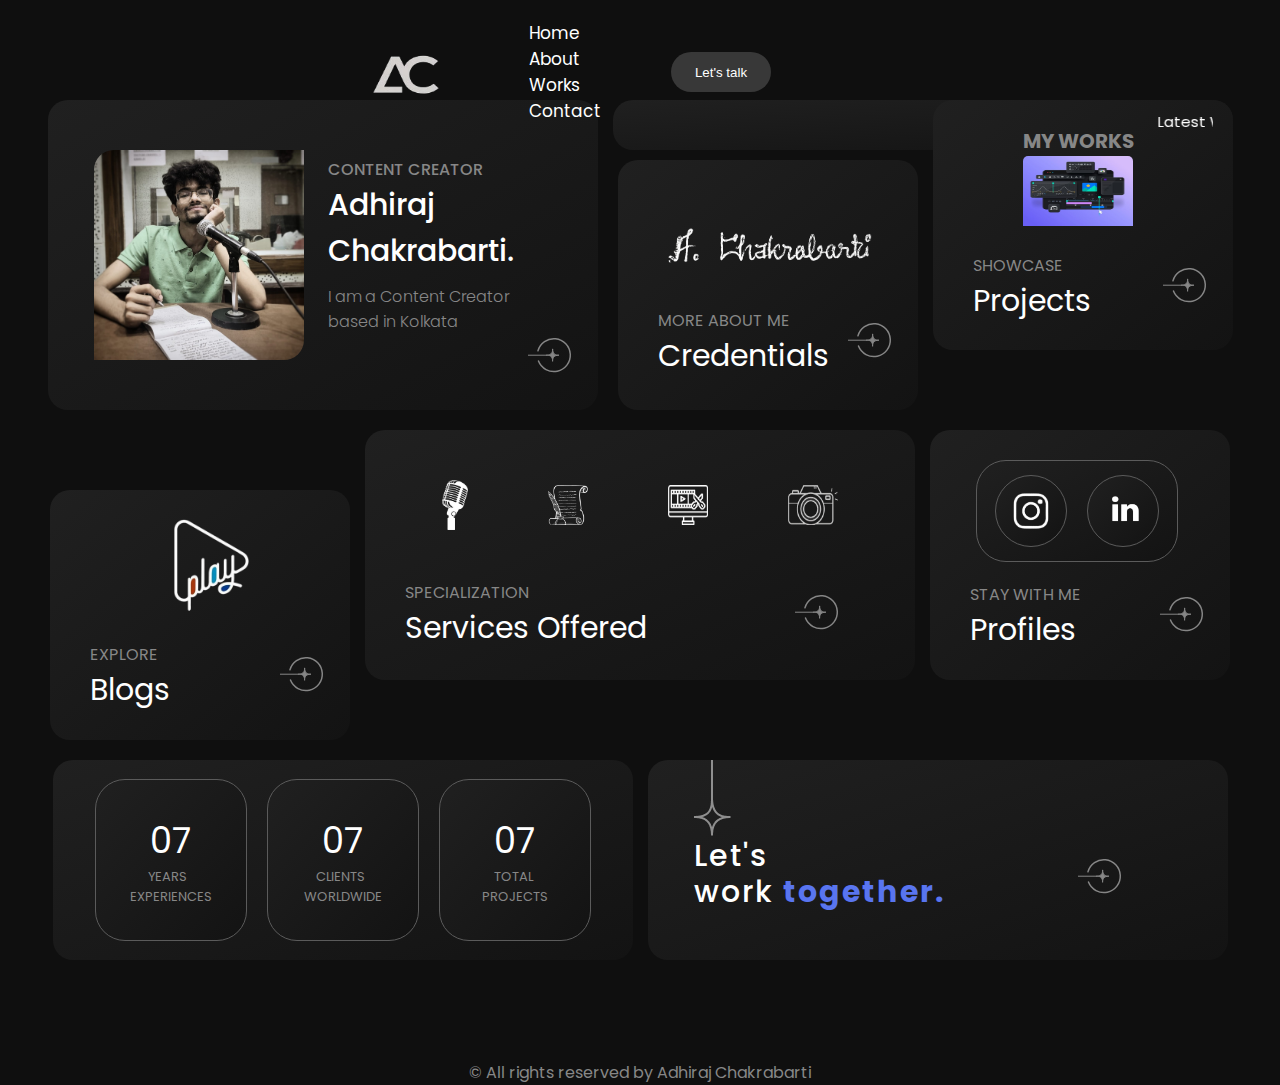
<file: index.html>
<!DOCTYPE html>
<html lang="en">

<head>
    <meta charset="UTF-8">
    <meta name="viewport" content="width=device-width">
    <link rel="stylesheet" href="style.css">
    <title>Adhiraj Chakrabarti</title>
</head>

<body>

    <nav class="nav-bar">
        <img src="images/logo.png" alt="" srcset="" class="logo">
        <div class="links">
            <a href="index.html" style="text-decoration: none">
                <p class="home">Home</p>
            </a>
            <a href="credentials.html" style="text-decoration: none;">
                <p class="about">About</p>
            </a>
            <a href="project.html" style="text-decoration: none;">
                <p class="works">Works</p>
            </a>
            <a href="contact.html" style="text-decoration: none;">
                <p class="contact">Contact</p>
            </a>
        </div>
        <a href="contact.html"><button class="lets-talk">Let's talk</button></a>
    </nav>
    <img src="images/settings.png" alt="" srcset="" id="hambarger" onclick="menu()">


    <div id="hambargarmenu">
      <img src="images/close.png" alt="" srcset="" id="close-menu" onclick="closemenu()">
      <img src="images/logo.png" alt="" srcset="" class="logo">
      <a href="index.html" style="text-decoration: none"><p  id="home" onclick="closemenu()">Home</p></a>
      <a href="credentials.html" style="text-decoration: none"><p  id="about" onclick="closemenu()">About</p></a>
      <a href="project.html" style="text-decoration: none"><p  id="work" onclick="closemenu()">Works</p></a>
      <a href="contact.html" style="text-decoration: none"><p  id="contact" onclick="closemenu()">Contact</p></a>
      <a href="contact.html"><button class="lets-talk">Let's talk</button></a>
    </div>
    <div class="first-row">
        <div class="profile">
            <img src="images/profile-picture.jpg" alt="" srcset="" id="profile-picture">
            <p id="profession">CONTENT CREATOR</p>
            <p id="full-name">Adhiraj <br> Chakrabarti.</p>
            <p id="job-title">I am a Content Creator <br>based in Kolkata</p>
            <a href="profile.html"><img src="images/icon.svg" alt="" srcset="" id="detail-icon1"></a>

        </div>

        <div class="featured">
            <div id="marquee">
                <marquee>Latest Work and Featured &nbsp;<img src="images/star1.svg"> &nbsp; Latest Work and Featured
                    &nbsp;<img src="images/star1.svg"> &nbsp;Latest Work and Featured &nbsp; <img
                        src="images/star1.svg"> &nbsp; Latest Work
                    and Featured <img src="images/star1.svg"> </marquee>
            </div>
        </div>
        <div class="credentials">
            <img src="images/signature.png" id="signature">
            <p id="details">MORE ABOUT ME</p>
            <p id="title">Credentials</p>
            <a href="credentials.html"><img src="images/icon.svg" alt="" srcset="" id="detail-icon2"></a>
        </div>

        <div class="projects">
            <p id="myworks">MY WORKS</p>
            <img src="images/myworks.jpg" id="myworks-image">
            <p id="details"> SHOWCASE</p>
            <p id="title">Projects</p>
            <a href="project.html"><img src="images/icon.svg" alt="" srcset="" id="detail-icon2"></a>
        </div>
    </div>

    <div class="second-row">
        <div class="blog">
            <img src="images/blogs.png" id="blog-image">
            <p id="details">EXPLORE</p>
            <p id="title">Blogs</p>
            <a href="blogs.html"><img src="images/icon.svg" alt="" srcset="" id="detail-icon2"></a>
        </div>
        <div class="services">
            <div class="services-offered">
                <img src="images/voice-artist.png" id="voice-artist">
                <img src="images/content-writing.png" id="content-writing">
                <img src="images/video-editing.png" id="video-editing">
                <img src="images/photography.png" id="photography">
            </div>
            <p id="details">SPECIALIZATION</p>
            <p id="title">Services Offered</p>
            <a href="services.html"><img src="images/icon.svg" alt="" srcset="" id="detail-icon3"></a>
        </div>
        <div class="social-profiles">
            <div class="profile-box">
                <div class="social-icons">
                    <a href="https://www.instagram.com/theway_isaw/"><div class="social"> <img src="images/Instagram.png" id="instagram-icon"></div></a>
                    <a href="https://www.linkedin.com/in/adhiraj-chakrabarti-0934172a3/"><div class="social"> <img src="images/linkedin.png" id="linkedin-icon"></div></a>
                </div>

            </div>
            <p id="details">STAY WITH ME</p>
            <p id="title">Profiles</p>
            <a href="contact.html"><img src="images/icon.svg" alt="" srcset="" id="detail-icon2"></a>
        </div>
    </div>
    <div class="third-row">
        <div class="experience">
            <div class="experience-row">
            <div class="experiences">
                <p id="number">07</p> 
                <p id="detail">&nbsp;&nbsp;&nbsp;&nbsp;&nbsp;&nbsp;YEARS <br>EXPERIENCES</p>
            </div>
            <div class="experiences">
                <p id="number">07</p> 
                <p id="detail">&nbsp;&nbsp;&nbsp;&nbsp;CLIENTS <br>WORLDWIDE</p>
            </div>
            <div class="experiences">
                <p id="number">07</p> 
                <p id="detail">&nbsp;&nbsp;&nbsp;&nbsp;TOTAL<br>PROJECTS</p>
            </div>
        </div>
        </div>
        <div class="connect">
            <img src="images/icon2.png"
            id="icon2">
            <p id="lets-work">Let's <p id="lets-work">work <b style=" color: #5975F0;;">together.</b></p> </p>
            <a href="contact.html"><img src="images/icon.svg" alt="" srcset="" id="detail-icon3"></a>
        </div>
    </div>
    <footer>
        <p id="footer">© All rights reserved by Adhiraj Chakrabarti</p>
    </footer>
    
</body>
<script src="main.js"></script>
</html>
</file>
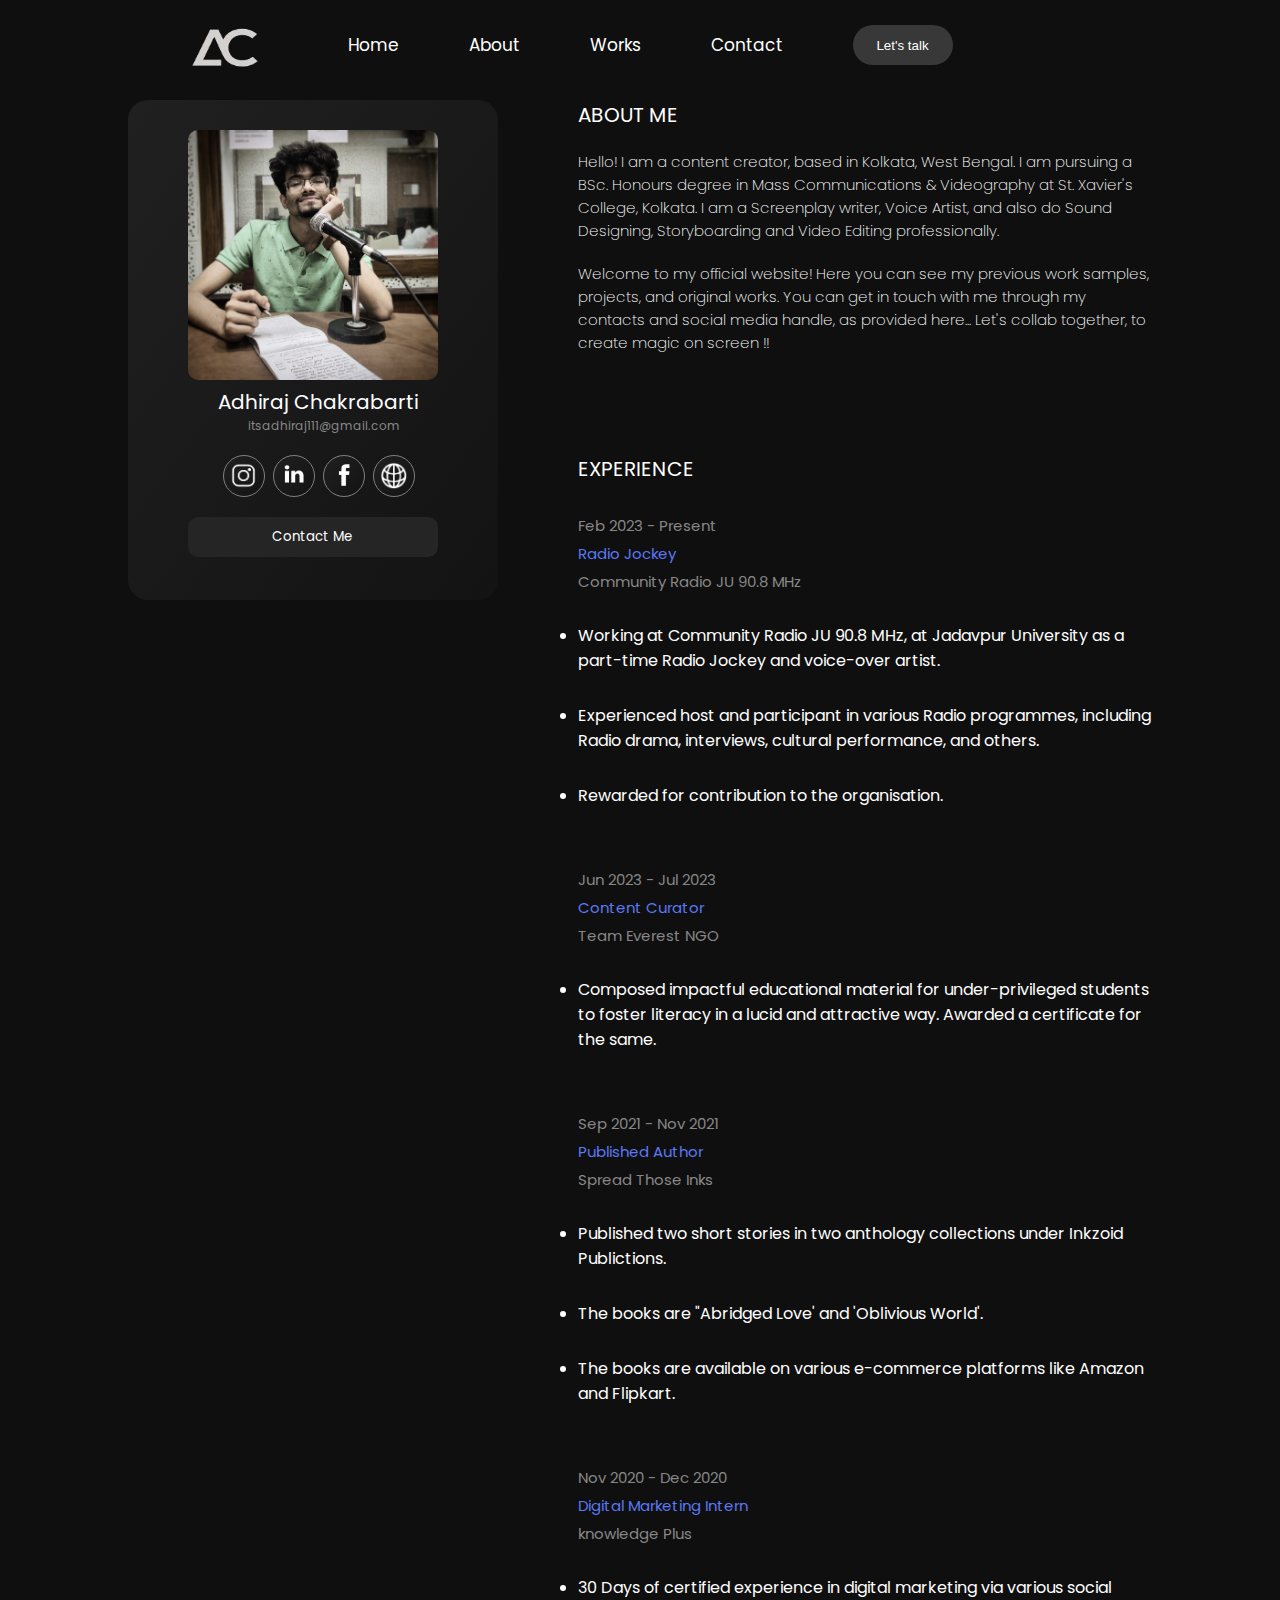
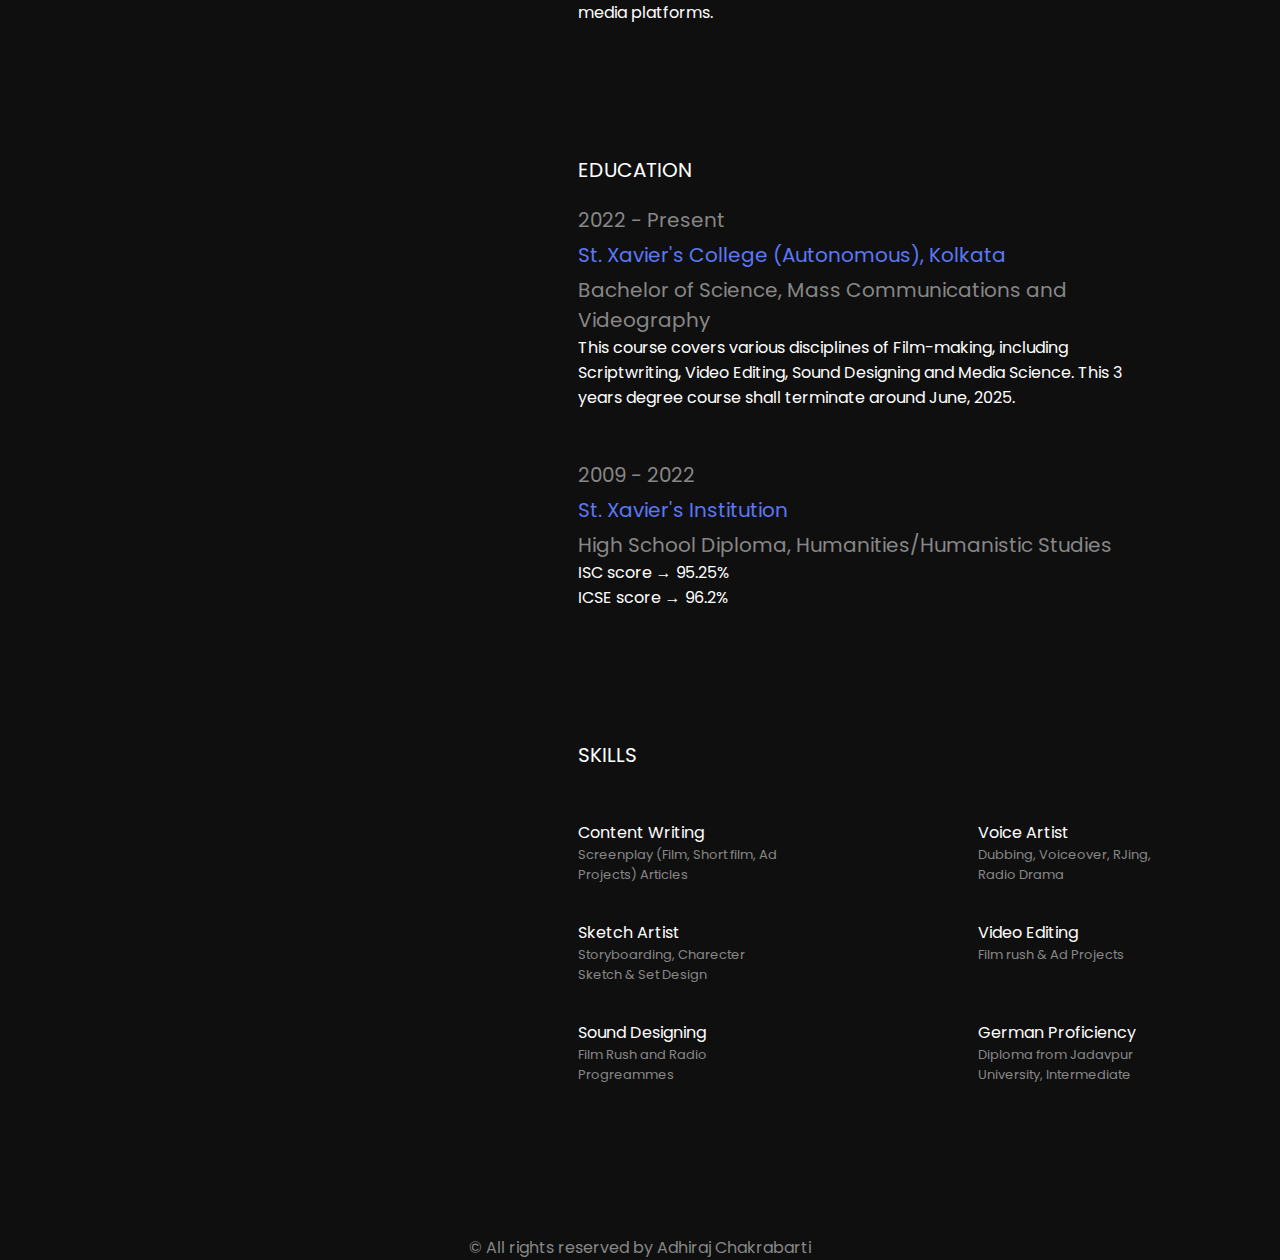
<file: about.html>
<!DOCTYPE html>
<html lang="en">

<head>
    <meta charset="UTF-8">
    <meta name="viewport" content="width=device-width">
    <link rel="stylesheet" href="style.css">
    <title>Adhiraj Chakrabarti</title>
</head>

<body>

    <nav class="nav-bar">
        <img src="images/logo.png" alt="" srcset="" class="logo">
        
            <a href="index.html" style="text-decoration: none">
                <p class="home">Home</p>
            </a>
            <a href="about.html" style="text-decoration: none;">
                <p class="about">About</p>
            </a>
            <a href="project.html" style="text-decoration: none;">
                <p class="works">Works</p>
            </a>
            <a href="contact.html" style="text-decoration: none;">
                <p class="contact">Contact</p>
            </a>
        
        <a href="contact.html"><button class="lets-talk">Let's talk</button></a>
    </nav>
    <img src="images/settings.png" alt="" srcset="" id="hambarger" onclick="menu()">


    <div id="hambargarmenu">
        <img src="images/close.png" alt="" srcset="" id="close-menu" onclick="closemenu()">
        <img src="images/logo.png" alt="" srcset="" class="logo">
        <a href="index.html" style="text-decoration: none"><p  id="home" onclick="closemenu()">Home</p></a>
        <a href="about.html" style="text-decoration: none"><p  id="about" onclick="closemenu()">About</p></a>
        <a href="project.html" style="text-decoration: none"><p  id="work" onclick="closemenu()">Works</p></a>
        <a href="contact.html" style="text-decoration: none"><p  id="contact" onclick="closemenu()">Contact</p></a>
        <a href="contact.html"><button class="lets-talk">Let's talk</button></a>
      </div>
    <div class="first-row-credentials">
        <div class="left-credential">
            <div class="profile-box-credential">
                <img src="images/profile-picture.jpg" id="profile-picture-credentials">
                <p id="full-name-credentials">Adhiraj Chakrabarti</p>
                <p id="email-credentials">itsadhiraj111@gmail.com</p>
                <div class="social-icons-credentials">
                    <div class="social-icons-box-credentials">
                       <a href="https://www.instagram.com/theway_isaw/"> <img src="images/Instagram.png" id="instagram-icon-credentials">
                    </div></a>
                    <div class="social-icons-box-credentials">
                    <a href="https://www.linkedin.com/in/adhiraj-chakrabarti-0934172a3/"><img src="images/linkedin.png" id="linkedin-icon-credentials"></a>
                    </div>
                    <div class="social-icons-box-credentials">
                     <a href="https://www.facebook.com/profile.php?id=100083058308713"><img src="images/facebook-icon.png" id="facebook-icon-credentials"></a>
                    </div>
                    <div class="social-icons-box-credentials">
                        <img src="images/website-icon.png" id="website-icon-credentials">
                    </div>
                </div>
                <a href="contact.html"><button id="contact-me">Contact Me</button></a>
            </div>
        </div>
        <div class="right-credential">
            <P id="about-me-credentials">ABOUT ME</P>
            <P id="about-me-description-credentials">
                Hello! I am a content creator, based in Kolkata, West Bengal. I am pursuing a BSc. Honours degree in Mass Communications & Videography at St. Xavier's College, Kolkata. I am a Screenplay writer, Voice Artist, and also do Sound Designing, Storyboarding and Video Editing professionally. 
            <p id="about-me-description-credentials">Welcome to my official website! Here you can see my previous work samples, projects, and original works. You can get in touch with me through my contacts and social media handle, as provided here... Let's collab together, to create magic on screen !!</p>
            </P>
            <P id="experience-credentials">EXPERIENCE</P>
            <p id="experience-period-credentials">Feb 2023 - Present</p>
            <p id="experience-domain-credentials">Radio Jockey</p>
            <p id="experience-company-credentials">Community Radio JU 90.8 MHz</p>
            <p id="credential-description"><li>Working at Community Radio JU 90.8 MHz, at Jadavpur University as a part-time Radio Jockey and voice-over artist.</li><li> Experienced host and participant in various Radio programmes, including Radio drama, interviews, cultural performance, and others.</li><li> Rewarded for contribution to the organisation.</li></p>
            <p id="experience-period-credentials">Jun 2023 - Jul 2023</p>
            <p id="experience-domain-credentials">Content Curator</p>
            <p id="experience-company-credentials">Team Everest NGO</p>
            <p id="credential-description"><li>Composed impactful educational material for under-privileged students to foster literacy in a lucid and attractive way. Awarded a certificate for the same.</li></p>
            <p id="experience-period-credentials">Sep 2021 - Nov 2021</p>
            <p id="experience-domain-credentials">Published Author</p>
            <p id="experience-company-credentials">Spread Those Inks</p>
            <p id="credential-description"><li>Published two short stories in two anthology collections under Inkzoid Publictions.</li> <li>The books are "Abridged Love' and 'Oblivious World'.</li> <li>The books are available on various e-commerce platforms like Amazon and Flipkart.</li></p>
            <p id="experience-period-credentials">Nov 2020 - Dec 2020</p>
            <p id="experience-domain-credentials">Digital Marketing Intern</p>
            <p id="experience-company-credentials">knowledge Plus</p>
            <p id="credential-description"><li>30 Days of certified experience in digital marketing via various social media platforms.</li></p>



            <p id="education-credentials">EDUCATION</p>
            <p id="education-period-credentials">2022 - Present</p>
            <p id="education-company-credentials">St. Xavier's College (Autonomous), Kolkata</p>
            <p id="education-domain-credentials">Bachelor of Science, Mass Communications and Videography</p>
            <p id="credential-description">This course covers various disciplines of Film-making, including Scriptwriting, Video Editing, Sound Designing and Media Science. This 3 years degree course shall terminate around June, 2025.</p>
            <p id="education-period-credentials">2009 - 2022</p>
            <p id="education-company-credentials">St. Xavier's Institution</p>
            <p id="education-domain-credentials">High School Diploma, Humanities/Humanistic Studies</p>
            <p id="credential-description"> ISC score → 95.25% <br>
                ICSE score → 96.2%
          </p>


            <p id="skill-credentials">SKILLS</p>
            <div class="skills">
                <div class="skill">Content Writing<p id="skill-description">Screenplay (Film, Short film, Ad Projects) Articles</p>
                </div>
                <div class="skill">Voice Artist<p id="skill-description">Dubbing, Voiceover, RJing, Radio Drama</p>
                </div>
                <div class="skill">Sketch Artist<p id="skill-description">Storyboarding, Charecter Sketch & Set Design</p>
                </div>
                <div class="skill">Video Editing<p id="skill-description">Film rush & Ad Projects</p>
                </div>
                <div class="skill">Sound Designing<p id="skill-description">Film Rush and Radio Progreammes</p>
                </div>
                <div class="skill">German Proficiency<p id="skill-description">Diploma from Jadavpur University, Intermediate</p>
                </div>
            </div>

        </div>
    </div>
    <div class="extra"></div>
    <footer>
        <p id="footer">© All rights reserved by Adhiraj Chakrabarti</p>
    </footer>


    <script src="main.js"></script>
</body>



</html>
</file>
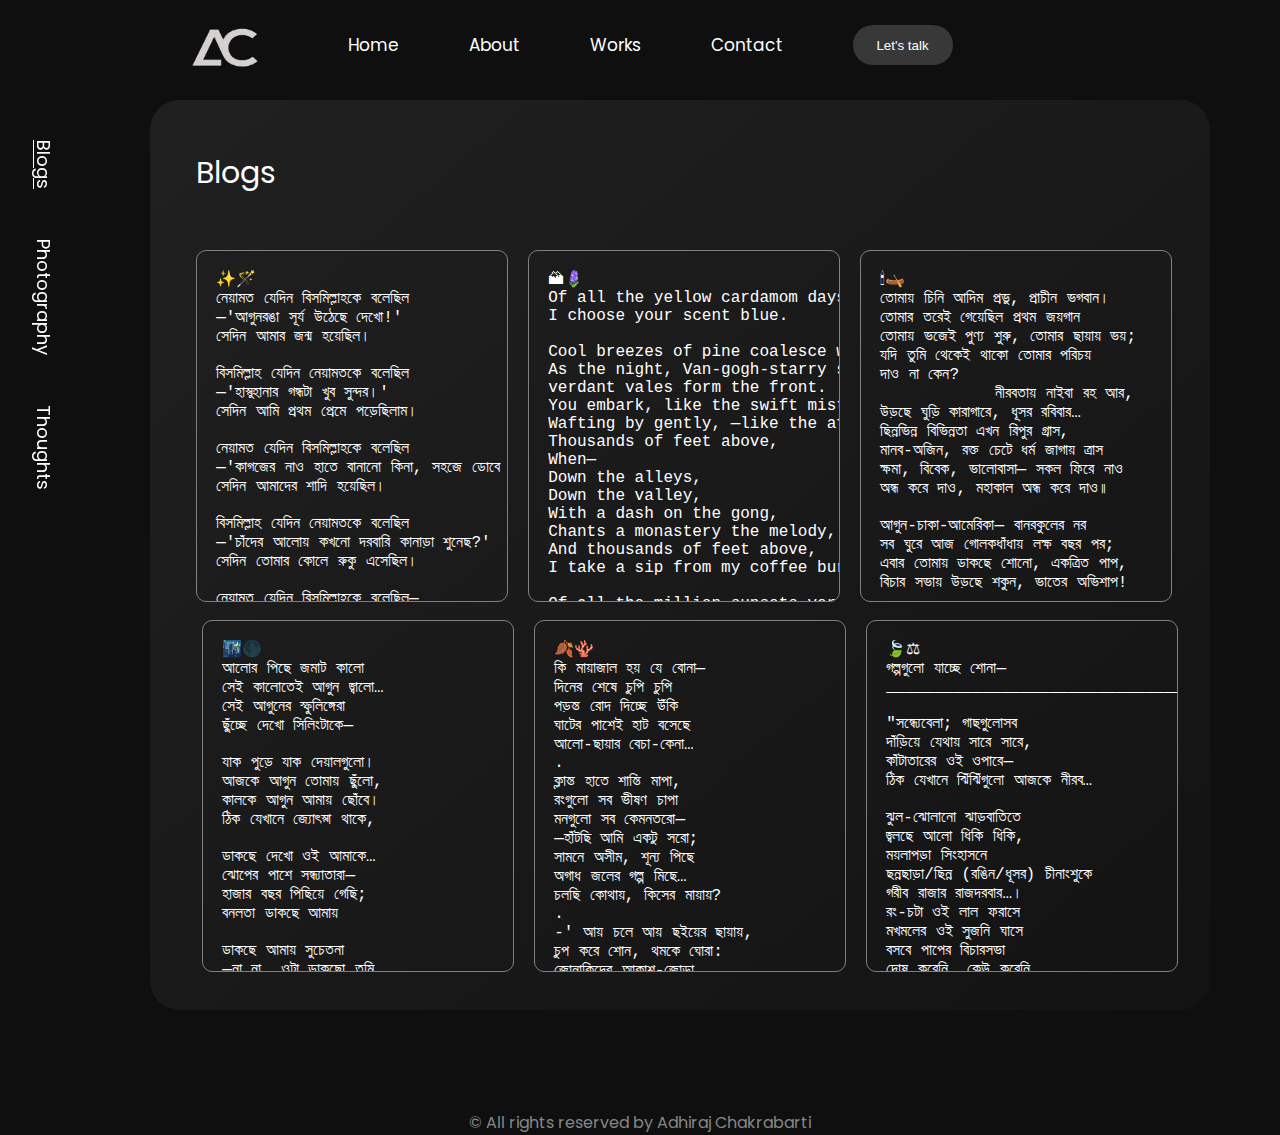
<file: blogs.html>
<!DOCTYPE html>
<html lang="en">

<head>
  <meta charset="UTF-8">
  <meta name="viewport" content="width=device-width">
  <link rel="stylesheet" href="style.css">
  <title>Adhiraj Chakrabarti</title>
</head>

<body>

  <nav class="nav-bar">
    <img src="images/logo.png" alt="" srcset="" class="logo">

    <a href="index.html" style="text-decoration: none">
      <p class="home">Home</p>
    </a>
    <a href="credentials.html" style="text-decoration: none;">
      <p class="about">About</p>
    </a>
    <a href="project.html" style="text-decoration: none;">
      <p class="works">Works</p>
    </a>
    <a href="contact.html" style="text-decoration: none;">
      <p class="contact">Contact</p>
    </a>

    <a href="contact.html"><button class="lets-talk">Let's talk</button></a>
  </nav>
  <img src="images/settings.png" alt="" srcset="" id="hambarger" onclick="menu()">


  <div id="hambargarmenu">
    <img src="images/close.png" alt="" srcset="" id="close-menu" onclick="closemenu()">
    <img src="images/logo.png" alt="" srcset="" class="logo">
    <a href="index.html" style="text-decoration: none">
      <p id="home" onclick="closemenu()">Home</p>
    </a>
    <a href="credentials.html" style="text-decoration: none">
      <p id="about" onclick="closemenu()">About</p>
    </a>
    <a href="project.html" style="text-decoration: none">
      <p id="work" onclick="closemenu()">Works</p>
    </a>
    <a href="contact.html" style="text-decoration: none">
      <p id="contact" onclick="closemenu()">Contact</p>
    </a>
    <a href="contact.html"><button class="lets-talk">Let's talk</button></a>
  </div>
  <div class="nav-bar-blogs">
    <p id="nav-blog" onclick="blogs()">Blogs</p>
    <p id="nav-photograph" onclick="photographs()">Photography</p>
    <p id="nav-thought" onclick="thoughts()">Thoughts</p>
  </div>

  <div id="blog-blogs-main">
    <p class="blogs-headings-blog">Blogs</p>
    <div class="first-row-blog">
      <div class="blogs">
        <pre>

  ✨🪄
  নেয়ামত যেদিন বিসমিল্লাহকে বলেছিল
  —'আগুনরঙা সূর্য উঠেছে দেখো!'
  সেদিন আমার জন্ম হয়েছিল।

  বিসমিল্লাহ যেদিন নেয়ামতকে বলেছিল
  —'হাস্নুহানার গন্ধটা খুব সুন্দর।'
  সেদিন আমি প্রথম প্রেমে পড়েছিলাম।

  নেয়ামত যেদিন বিসমিল্লাহকে বলেছিল
  —'কাগজের নাও হাতে বানানো কিনা, সহজে ডোবে না।'
  সেদিন আমাদের শাদি হয়েছিল।

  বিসমিল্লাহ যেদিন নেয়ামতকে বলেছিল
  —'চাঁদের আলোয় কখনো দরবারি কানাড়া শুনেছ?'
  সেদিন তোমার কোলে রুকু এসেছিল।

  নেয়ামত যেদিন বিসমিল্লাহকে বলেছিল—
  কি বলেছিল সেদিন ঠিক ঠাহর করতে পারিনি জানো,
  বোশেখ মাসে ফজলু মিঞার বাগানের টুসটুসে আমের মত
  একটা বোমা পড়েছিল আমাদের উঠানে…
  তারপর একটা প্রচণ্ড শব্দ…

  তাই শুনতে পাইনি।
  সেই থেকে আর কখনই শুনতে পাই না…।

  বিসমিল্লাহ খাঁ'কে বোধহয় পরে
  জানালা দিয়ে ওদের দালানে একবার দেখেছিলাম
  জায়নামাজের ওপর কেমনভাবে পড়ে থাকতে…
  তারপর অনেক পরে বাকিদের মত ওঁকেও গোর দিল…
  পীরবাবার দরগার পাশে কবরখানায়
  সেদিন খুব ভিড় ছিল
  বাঁচা মানুষ আর মরা মানুষের
  একপাশে খাটিয়ায় শুয়ে চোখ কান-ঢাকা ব্যান্ডেজের 
  ফাঁকে সব দেখলাম।

  নেয়ামত চাচাকে দেখলাম না কোথাও। আর দেখিও নি।

  রুকু যখন ওষুধ দিতে আসে, জানো,
  ওর চোখে তোমার চোখের সেই রোশনাইটা দেখতে পাই—
  আমার একান্ন বছর আগের শেষ স্মৃতি।

  আজও ভোরবেলা পশ্চিমে জানু পেতে বসার সময়
  কান পেতে থাকি।
  বুড়া চাচা নেয়ামতের শেষ কথাগুলো যদি শুনতে পাই,
  তারপর হয়তো তোমার সাথে—
  আমার প্রিয় নাজনীনের সাথে— জন্নতে দেখা হবে।
  .
  .
  ~ অধিরাজ

        </pre>
      </div>
      <div class="blogs">
        <pre>

  🏔🪻
  Of all the yellow cardamom days,
  I choose your scent blue.

  Cool breezes of pine coalesce with warm gasps,
  As the night, Van-gogh-starry shivers, and
  verdant vales form the front.
  You embark, like the swift mist
  Wafting by gently, —like the after shower aroma—
  Thousands of feet above,
  When—
  Down the alleys,
  Down the valley,
  With a dash on the gong,
  Chants a monastery the melody, dulcet gold.
  And thousands of feet above,
  I take a sip from my coffee burnt sienna; a sip to you.

  Of all the million sunsets vermillion,
  I choose the viridant green of your eyes.

  Violet— deeper than the morning hills, or
  Than the sparsely sprayed Foxgloves
  Growing on the homestay terrace
  In the dusking lilac,
  Are your girdles. And the ribbons
  Embroidered with silk gray;
  Smooth as the nonchalant smile
  Adorning the radiant daughter of the North.

  But here's a secret to put forth.
  Of all the Petunia and Spider Lily
  I chose the Scarlet of your lips.
  .
  .
  ~ Adhiraj

        </pre>
      </div>



      <div class="blogs">
<pre>
  
  🕯🛶
  তোমায় চিনি আদিম প্রভু, প্রাচীন ভগবান।
  তোমার তরেই গেয়েছিল প্রথম জয়গান
  তোমায় ভজেই পুণ্য শুরু, তোমার ছায়ায় ভয়;
  যদি তুমি থেকেই থাকো তোমার পরিচয়
  দাও না কেন? 
              নীরবতায় নাইবা রহ আর,
  উড়ছে ঘুড়ি কারাগারে, ধূসর রবিবার…
  ছিন্নভিন্ন বিভিন্নতা এখন রিপুর গ্রাস,
  মানব-অজিন, রক্ত চেটে ধর্ম জাগায় ত্রাস
  ক্ষমা, বিবেক, ভালোবাসা— সকল ফিরে নাও
  অন্ধ করে দাও, মহাকাল অন্ধ করে দাও॥

  আগুন-চাকা-আমেরিকা— বানরকুলের নর
  সব ঘুরে আজ গোলকধাঁধায় লক্ষ বছর পর;
  এবার তোমায় ডাকছে শোনো, একত্রিত পাপ,
  বিচার সভায় উড়ছে শকুন, ভাতের অভিশাপ!

  হায় আনুবিস, এ কালশিটে আপন করে নাও,
  অন্ধ করে দাও আমাদের,
  অন্ধ করে দাও হে জনাব—
  অন্ধ করে দাও॥
  .
  .
  ~ অধিরাজ


</pre>
</div>
    </div>
    <div class="second-row-blog">
      <div class="blogs">
        <pre>
  
  🌃🌑
  আলোর পিছে জমাট কালো
  সেই কালোতেই আগুন জ্বালো…
  সেই আগুনের স্ফুলিঙ্গেরা
  ছুঁচ্ছে দেখো সিলিংটাকে—
          
  যাক পুড়ে যাক দেয়ালগুলো।
  আজকে আগুন তোমায় ছুঁলো,
  কালকে আগুন আমায় ছোঁবে।
  ঠিক যেখানে জ্যোৎস্না থাকে,
          
  ডাকছে দেখো ওই আমাকে…
  ঝোপের পাশে সন্ধ্যাতারা—
  হাজার বছর পিছিয়ে গেছি;
  বনলতা ডাকছে আমায়
          
  ডাকছে আমায় সুচেতনা
  —না না, ওটা ডাকছো তুমি
  আসছি আমি;
  এ ঘুম কাটে রাত কাটে না
  জোনাকিরা আকাশজুড়ে
  সেই আকাশের তারা গোনা
  কি মায়াজাল হয় যে বোনা!
  .
  .
  ~ অধিরাজ

        </pre>
      </div>
      <div class="blogs">
        <pre>
  
  🍂🪸
  কি মায়াজাল হয় যে বোনা—
  দিনের শেষে চুপি চুপি 
  পড়ন্ত রোদ দিচ্ছে উঁকি
  ঘাটের পাশেই হাট বসেছে
  আলো-ছায়ার বেচা-কেনা…
  .
  ক্লান্ত হাতে শান্তি মাপা,
  রংগুলো সব ভীষণ চাপা
  মনগুলো সব কেমনতরো—
  —হাঁটছি আমি একটু সরো;
  সামনে অসীম, শূন্য পিছে
  অগাধ জলের গল্প মিছে…
  চলছি কোথায়, কিসের মায়ায়?
  .
  -' আয় চলে আয় ছইয়ের ছায়ায়,
  চুপ করে শোন, থমকে ঘোরা:
  জোনাকিদের আকাশ-জোড়া 
  গল্পগুলো যাচ্ছে শোনা!'
  .
  .
  ~ অধিরাজ

        </pre>
      </div>
      <div class="blogs">
        <pre>
  
  🍃⚖
  গল্পগুলো যাচ্ছে শোনা—
  __________________________________

  "সন্ধ্যেবেলা; গাছগুলোসব
  দাঁড়িয়ে যেথায় সারে সারে,
  কাঁটাতারের ওই ওপারে—
  ঠিক যেখানে ঝিঁঝিঁগুলো আজকে নীরব…

  ঝুল-ঝোলানো ঝাড়বাতিতে
  জ্বলছে আলো ধিকি ধিকি,
  ময়লাপড়া সিংহাসনে
  ছন্নছাড়া/ছিন্ন (রঙিন/ধূসর) চীনাংশুকে
  গরীব রাজার রাজদরবার…।
  রং-চটা ওই লাল ফরাসে
  মখমলের ওই সুজনি ঘাসে
  বসবে পাপের বিচারসভা
  দোষ করেনি, কেউ করেনি,
  কেউ করেছে, কেউ ভোলেনি,
  বন্ধ এখন দরজাগুলো
  ভ্যাপসা ঘামে লেপ্টে ধুলো—
  আসামিরা কাঠগড়াতে
  দাঁড়িয়ে আছে, থাকবে, যাতে
  বিচার হবে ফলপ্রসূ।
  —ক্ষিদের জ্বালায় মঞ্চে নাচেন অষ্টবসু,
  পূর্ণিমা চাঁদ, পোড়া রুটি
  ভাতের গন্ধে লুটোপুটি
  সকল নীতির বাঁধন টুটি
  অপরাধের জয়জয়কার।
  কোন জয় কার? কেমন বিচার?"
  _______________________________________

  হঠাৎ করে গল্প থামে।
  চমকে দিয়ে থমকে নামে
  জোনাকিরা।
  আকাশ জুড়ে এখন শুধু
  ক্ষুধায় কাতর কৃষ্ণকলির
  হীন সমাজের অন্ধকারে
  চোখ ভেজানো রঙিন তারা।
  .
  .
  ~ অধিরাজ

        </pre>
      </div>
    </div>
    <!-- <div class="third-row-blog">
      <div class="blogs"></div>
      <div class="blogs"></div>
      <div class="blogs"></div>
    </div> -->
  </div>
  <div id="blog-photographs-main">
    <p class="blogs-headings">Photography</p>
    <p class="photography-tagline">Magic lies in the eyes of the beholder. Here's a quick glimpse of how I look, watch,
      notice and observe the amazing pale blue dot I live in.… :D !!</p>

    <div class="first-row-photography">
      <div class="images"><img src="images/photography/Adhiraj Chakrabarti_photo_1.jpg" alt="" srcset=""></div>
      <div class="images"><img src="images/photography/Adhiraj Chakrabarti_photo_2.jpg" alt="" srcset=""></div>
      <div class="images"><img src="images/photography/Adhiraj Chakrabarti_photo_3.jpg" alt="" srcset=""></div>
    </div>
    <div class="second-row-photography">
      <div class="images"><img src="images/photography/IMG_20240108_171622 (1).jpg" alt="" srcset=""></div>
      <div class="images"><img src="images/photography/IMG_20240111_220253 (1).jpg" alt="" srcset=""></div>
      <div class="images"><img src="images/photography/IMG_20240111_224619 (1).jpg" alt="" srcset=""></div>
    </div>
    <div class="third-row-photography">
      <div class="images"><img src="images/photography/IMG_20240115_162415.jpg" alt="" srcset=""></div>
      <div class="images"><img src="images/photography/IMG_20240115_163823.jpg" alt="" srcset=""></div>
      <div class="images"><img src="images/photography/IMG_20240116_194256.jpg" alt="" srcset=""></div>
    </div>

  </div>
  <div id="blog-thoughts-main">
    <div style="display: flex; margin-left: 250px;">
      <p id="coming-soon">Coming&nbsp;Soon</p>
      <div class="container" >
        <div class="dot"></div>
        <div class="dot"></div>
        <div class="dot"></div>
      </div>
    </div>

  </div>

  <footer id="footer">
    <p>© All rights reserved by Adhiraj Chakrabarti</p>
  </footer>
  <script src="main.js"></script>

</body>

</html>
</file>
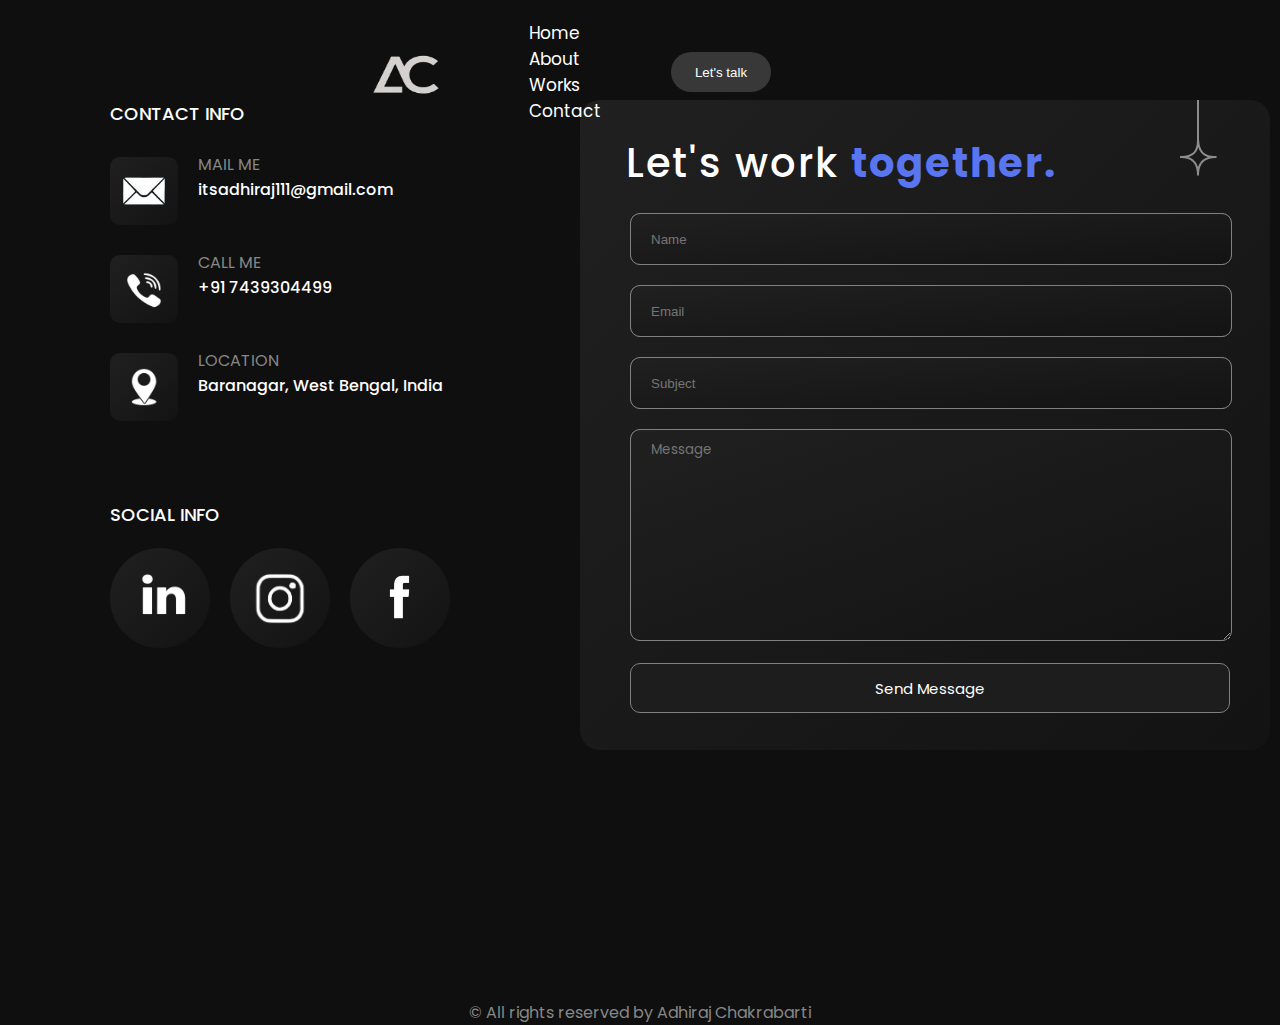
<file: contact.html>
<!DOCTYPE html>
<html lang="en">

<head>
    <meta charset="UTF-8">
    <meta name="viewport" content="width=device-width">
    <link rel="stylesheet" href="style.css">
    <title>Adhiraj Chakrabarti</title>
</head>

<body>

    <nav class="nav-bar">
        <img src="images/logo.png" alt="" srcset="" class="logo">
        <div class="links">
            <a href="index.html" style="text-decoration: none">
                <p class="home">Home</p>
            </a>
            <a href="credentials.html" style="text-decoration: none;">
                <p class="about">About</p>
            </a>
            <a href="project.html" style="text-decoration: none;">
                <p class="works">Works</p>
            </a>
            <a href="contact.html" style="text-decoration: none;">
                <p class="contact">Contact</p>
            </a>
        </div>
        <a href="contact.html"><button class="lets-talk">Let's talk</button></a>
    </nav>
    <img src="images/settings.png" alt="" srcset="" id="hambarger" onclick="menu()">


    <div id="hambargarmenu">
      <img src="images/close.png" alt="" srcset="" id="close-menu" onclick="closemenu()">
      <a href="index.html" style="text-decoration: none"><p  id="home" onclick="closemenu()">Home</p></a>
      <a href="credentials.html" style="text-decoration: none"><p  id="about" onclick="closemenu()">About</p></a>
      <a href="project.html" style="text-decoration: none"><p  id="work" onclick="closemenu()">Works</p></a>
      <a href="contact.html" style="text-decoration: none"><p  id="contact" onclick="closemenu()">Contact</p></a>
    
    </div>
    <div class="first-row-contact">
        <div class="contact-informations">
            <p id="contact-info-title">CONTACT INFO</p>
            <div style="display: flex;">
                <div class="social-box">
                    <img src="images/mail-icon.png" id="mail-icon">
                </div>
                <div class="right">
                    <span>MAIL ME</span>
                    <h4>itsadhiraj111@gmail.com</h4>
                </div>
            </div>
            <div style="display: flex;">
                <div class="social-box">
                    <img src="images/call-icon.png" id="call-icon">
                </div>
                <div class="right">
                    <span>CALL ME</span>
                    <h4>+91 7439304499</h4>
                </div>
            </div>
            <div style="display: flex;">
                <div class="social-box">
                    <img src="images/location-icon.png" id="location-icon">
                </div>
                <div class="right">
                    <span>LOCATION</span>
                    <h4>Baranagar, West Bengal, India</h4>
                </div>
            </div>
            <p id="social-info-title">SOCIAL INFO</p>
            <div class="social-info-contact">
                <div class="icons"><img src="images/linkedin.png" id="linkedin-icons"></div>
                <div class="icons"><img src="images/Instagram.png" id="instagram-icons"></div>
                <div class="icons"><img src="images/facebook-icon.png" id="facebook-icons"></div>
            </div>
        </div>


        <div class="contact-form">
            <img src="images/icon2.png"
            id="icon4-contact-page">
            <p id="lets-work-contact">Let's work <b style="color: #5975F0;;">together.</b></p> </p>
            <input type="text" placeholder="Name" id="input-text">
            <input type="email" placeholder="Email" id="input-text">
            <input type="text" placeholder="Subject" id="input-text">
            <textarea name=""   placeholder="Message" id="message-text"></textarea>
            <button type="submit" id="send-message">Send Message</button>
        </div>
    </div>
    <footer >
        <p id="footer">© All rights reserved by Adhiraj Chakrabarti</p>
    </footer>
    <script src="main.js"></script>
</body>

</html>
</file>
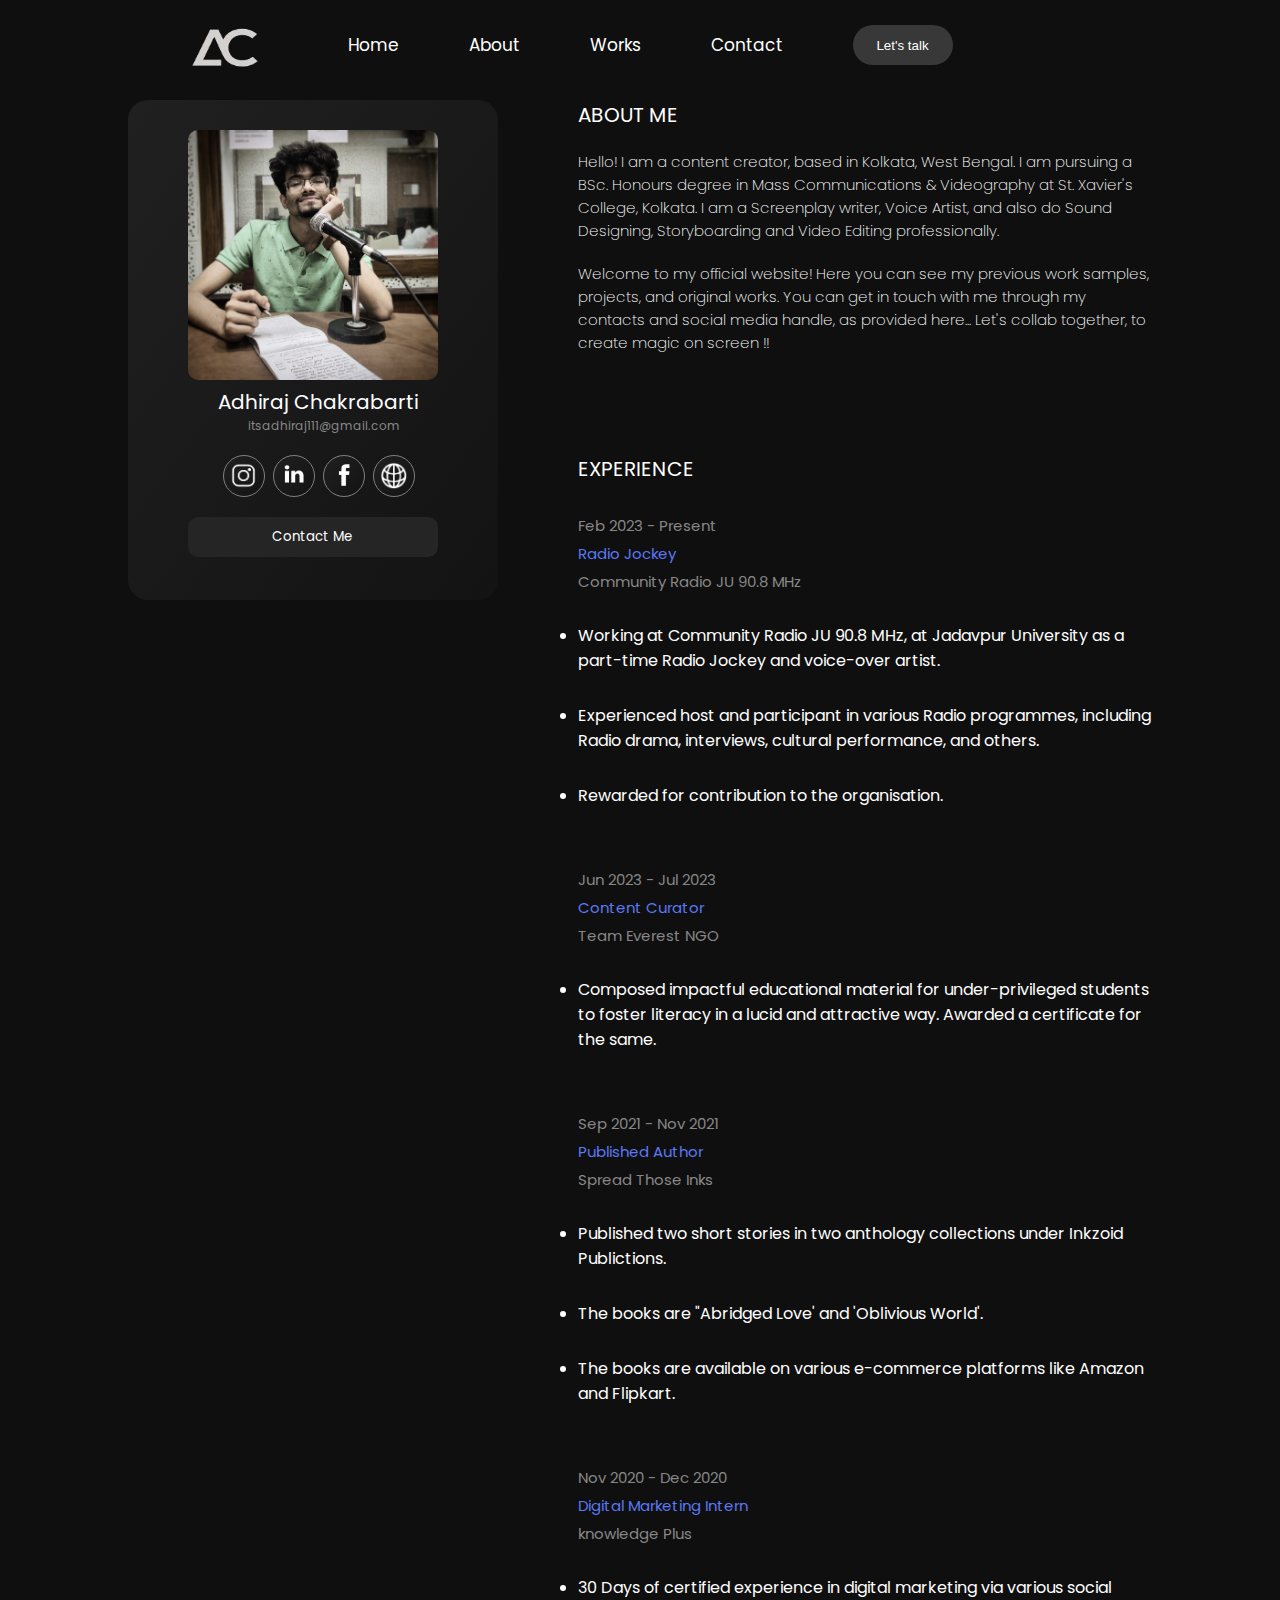
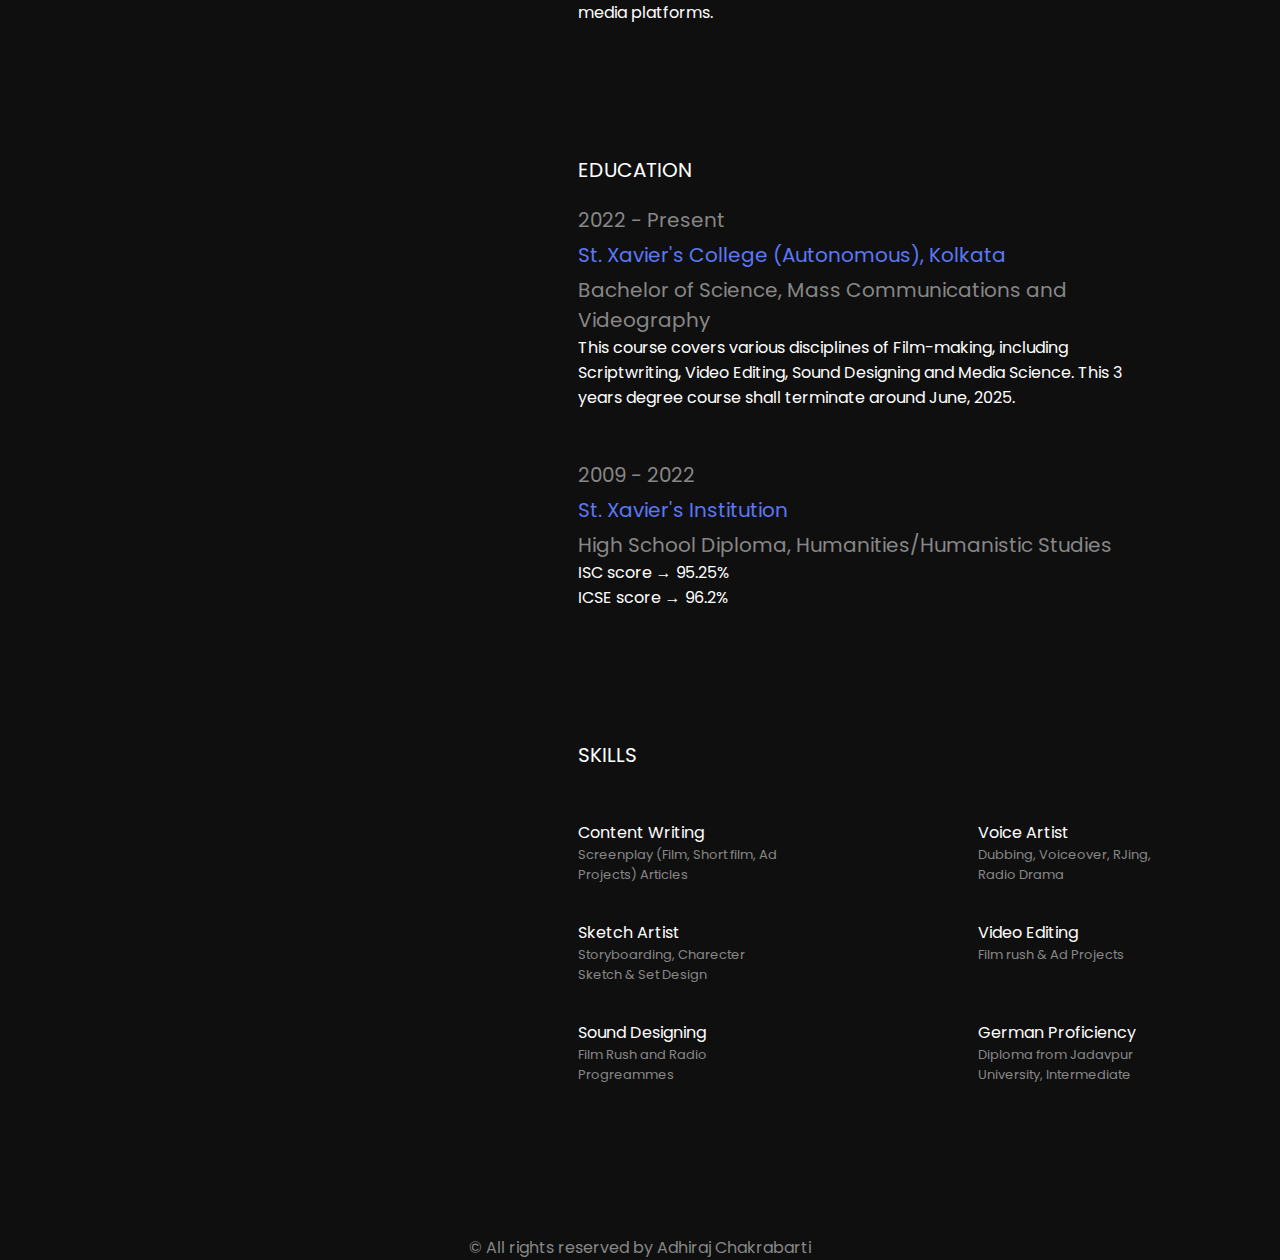
<file: credentials.html>
<!DOCTYPE html>
<html lang="en">

<head>
    <meta charset="UTF-8">
    <meta name="viewport" content="width=device-width">
    <link rel="stylesheet" href="style.css">
    <title>Adhiraj Chakrabarti</title>
</head>

<body>

    <nav class="nav-bar">
        <img src="images/logo.png" alt="" srcset="" class="logo">
        
            <a href="index.html" style="text-decoration: none">
                <p class="home">Home</p>
            </a>
            <a href="credentials.html" style="text-decoration: none;">
                <p class="about">About</p>
            </a>
            <a href="project.html" style="text-decoration: none;">
                <p class="works">Works</p>
            </a>
            <a href="contact.html" style="text-decoration: none;">
                <p class="contact">Contact</p>
            </a>
        
        <a href="contact.html"><button class="lets-talk">Let's talk</button></a>
    </nav>
    <img src="images/settings.png" alt="" srcset="" id="hambarger" onclick="menu()">


    <div id="hambargarmenu">
        <img src="images/close.png" alt="" srcset="" id="close-menu" onclick="closemenu()">
        <img src="images/logo.png" alt="" srcset="" class="logo">
        <a href="index.html" style="text-decoration: none"><p  id="home" onclick="closemenu()">Home</p></a>
        <a href="credentials.html" style="text-decoration: none"><p  id="about" onclick="closemenu()">About</p></a>
        <a href="project.html" style="text-decoration: none"><p  id="work" onclick="closemenu()">Works</p></a>
        <a href="contact.html" style="text-decoration: none"><p  id="contact" onclick="closemenu()">Contact</p></a>
        <a href="contact.html"><button class="lets-talk">Let's talk</button></a>
      </div>
    <div class="first-row-credentials">
        <div class="left-credential">
            <div class="profile-box-credential">
                <img src="images/profile-picture.jpg" id="profile-picture-credentials">
                <p id="full-name-credentials">Adhiraj Chakrabarti</p>
                <p id="email-credentials">itsadhiraj111@gmail.com</p>
                <div class="social-icons-credentials">
                    <div class="social-icons-box-credentials">
                       <a href="https://www.instagram.com/theway_isaw/"> <img src="images/Instagram.png" id="instagram-icon-credentials">
                    </div></a>
                    <div class="social-icons-box-credentials">
                    <a href="https://www.linkedin.com/in/adhiraj-chakrabarti-0934172a3/"><img src="images/linkedin.png" id="linkedin-icon-credentials"></a>
                    </div>
                    <div class="social-icons-box-credentials">
                     <a href="https://www.facebook.com/profile.php?id=100083058308713"><img src="images/facebook-icon.png" id="facebook-icon-credentials"></a>
                    </div>
                    <div class="social-icons-box-credentials">
                        <img src="images/website-icon.png" id="website-icon-credentials">
                    </div>
                </div>
                <a href="contact.html"><button id="contact-me">Contact Me</button></a>
            </div>
        </div>
        <div class="right-credential">
            <P id="about-me-credentials">ABOUT ME</P>
            <P id="about-me-description-credentials">
                Hello! I am a content creator, based in Kolkata, West Bengal. I am pursuing a BSc. Honours degree in Mass Communications & Videography at St. Xavier's College, Kolkata. I am a Screenplay writer, Voice Artist, and also do Sound Designing, Storyboarding and Video Editing professionally. 
            <p id="about-me-description-credentials">Welcome to my official website! Here you can see my previous work samples, projects, and original works. You can get in touch with me through my contacts and social media handle, as provided here... Let's collab together, to create magic on screen !!</p>
            </P>
            <P id="experience-credentials">EXPERIENCE</P>
            <p id="experience-period-credentials">Feb 2023 - Present</p>
            <p id="experience-domain-credentials">Radio Jockey</p>
            <p id="experience-company-credentials">Community Radio JU 90.8 MHz</p>
            <p id="credential-description"><li>Working at Community Radio JU 90.8 MHz, at Jadavpur University as a part-time Radio Jockey and voice-over artist.</li><li> Experienced host and participant in various Radio programmes, including Radio drama, interviews, cultural performance, and others.</li><li> Rewarded for contribution to the organisation.</li></p>
            <p id="experience-period-credentials">Jun 2023 - Jul 2023</p>
            <p id="experience-domain-credentials">Content Curator</p>
            <p id="experience-company-credentials">Team Everest NGO</p>
            <p id="credential-description"><li>Composed impactful educational material for under-privileged students to foster literacy in a lucid and attractive way. Awarded a certificate for the same.</li></p>
            <p id="experience-period-credentials">Sep 2021 - Nov 2021</p>
            <p id="experience-domain-credentials">Published Author</p>
            <p id="experience-company-credentials">Spread Those Inks</p>
            <p id="credential-description"><li>Published two short stories in two anthology collections under Inkzoid Publictions.</li> <li>The books are "Abridged Love' and 'Oblivious World'.</li> <li>The books are available on various e-commerce platforms like Amazon and Flipkart.</li></p>
            <p id="experience-period-credentials">Nov 2020 - Dec 2020</p>
            <p id="experience-domain-credentials">Digital Marketing Intern</p>
            <p id="experience-company-credentials">knowledge Plus</p>
            <p id="credential-description"><li>30 Days of certified experience in digital marketing via various social media platforms.</li></p>



            <p id="education-credentials">EDUCATION</p>
            <p id="education-period-credentials">2022 - Present</p>
            <p id="education-company-credentials">St. Xavier's College (Autonomous), Kolkata</p>
            <p id="education-domain-credentials">Bachelor of Science, Mass Communications and Videography</p>
            <p id="credential-description">This course covers various disciplines of Film-making, including Scriptwriting, Video Editing, Sound Designing and Media Science. This 3 years degree course shall terminate around June, 2025.</p>
            <p id="education-period-credentials">2009 - 2022</p>
            <p id="education-company-credentials">St. Xavier's Institution</p>
            <p id="education-domain-credentials">High School Diploma, Humanities/Humanistic Studies</p>
            <p id="credential-description"> ISC score → 95.25% <br>
                ICSE score → 96.2%
          </p>


            <p id="skill-credentials">SKILLS</p>
            <div class="skills">
                <div class="skill">Content Writing<p id="skill-description">Screenplay (Film, Short film, Ad Projects) Articles</p>
                </div>
                <div class="skill">Voice Artist<p id="skill-description">Dubbing, Voiceover, RJing, Radio Drama</p>
                </div>
                <div class="skill">Sketch Artist<p id="skill-description">Storyboarding, Charecter Sketch & Set Design</p>
                </div>
                <div class="skill">Video Editing<p id="skill-description">Film rush & Ad Projects</p>
                </div>
                <div class="skill">Sound Designing<p id="skill-description">Film Rush and Radio Progreammes</p>
                </div>
                <div class="skill">German Proficiency<p id="skill-description">Diploma from Jadavpur University, Intermediate</p>
                </div>
            </div>

        </div>
    </div>
    <div class="extra"></div>
    <footer>
        <p id="footer">© All rights reserved by Adhiraj Chakrabarti</p>
    </footer>


    <script src="main.js"></script>
</body>



</html>
</file>
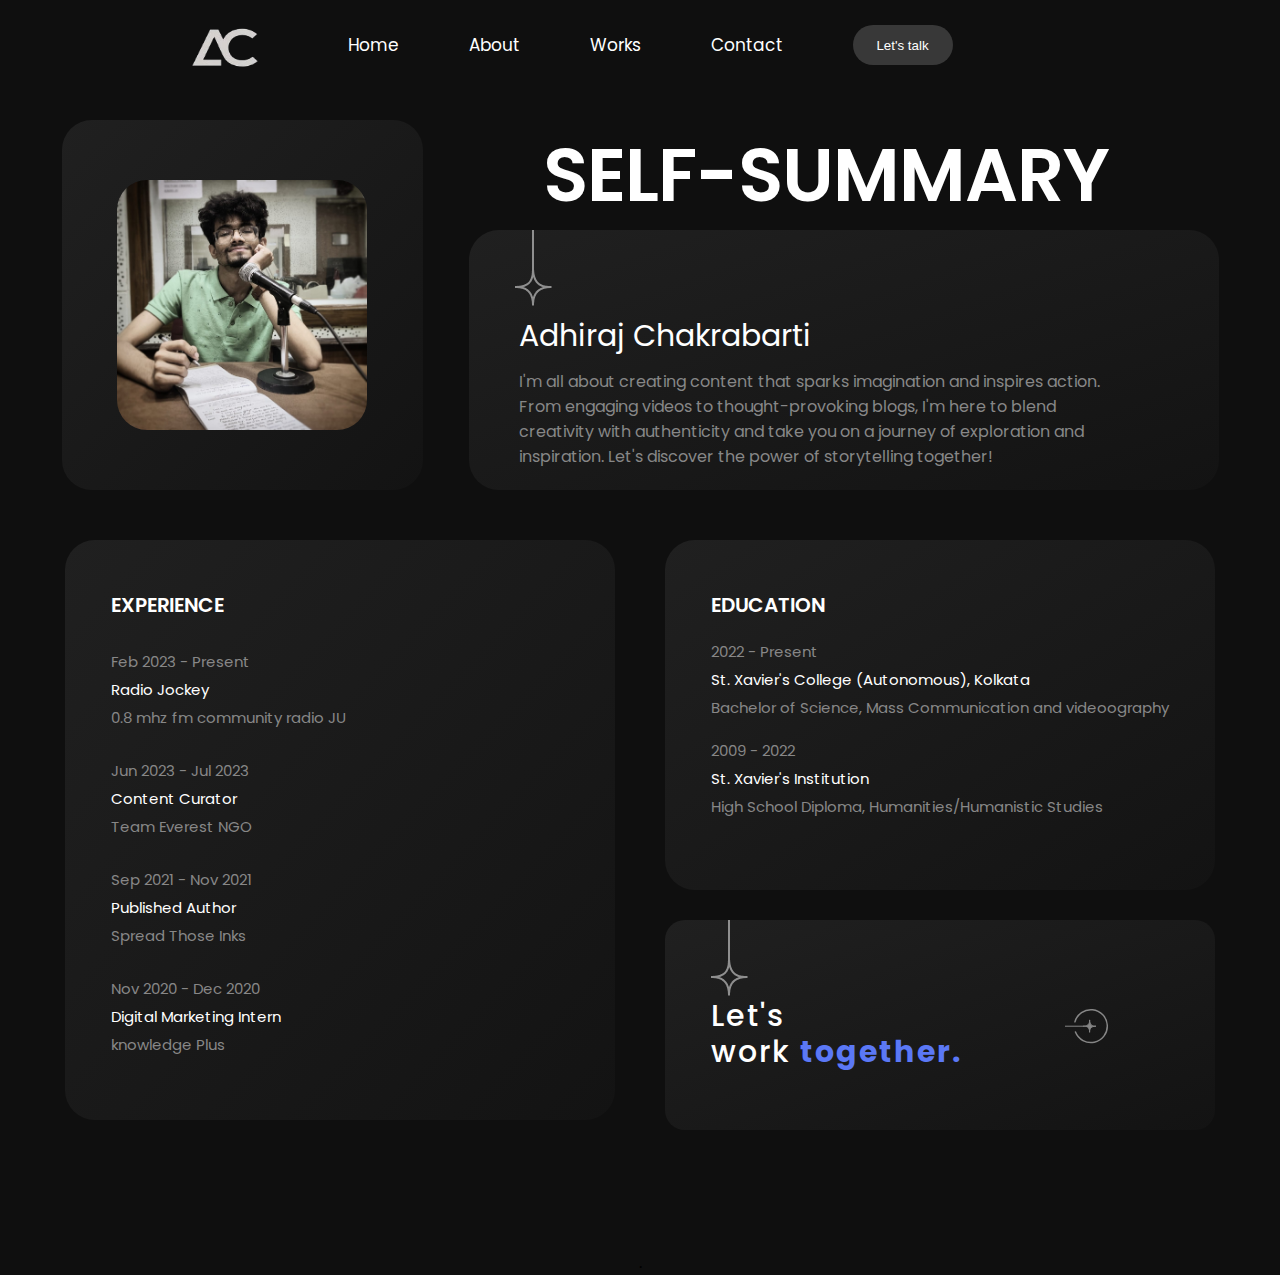
<file: profile.html>
<!DOCTYPE html>
<html lang="en">

<head>
    <meta charset="UTF-8">
    <meta name="viewport" content="width=device-width">
    <link rel="stylesheet" href="style.css">
    <title>Adhiraj Chakrabarti</title>
</head>

<body>

    <nav class="nav-bar-profile">
        <img src="images/logo.png" alt="" srcset="" class="logo">
       
            <a href="index.html" style="text-decoration: none">
                <p class="home">Home</p>
            </a>
            <a href="credentials.html" style="text-decoration: none;">
                <p class="about">About</p>
            </a>
            <a href="project.html" style="text-decoration: none;">
                <p class="works">Works</p>
            </a>
            <a href="contact.html" style="text-decoration: none;">
                <p class="contact">Contact</p>
            </a>
     
        <button class="lets-talk">Let's talk</button>
    </nav>
    <img src="images/settings.png" alt="" srcset="" id="hambarger1" onclick="menu()">


    <div id="hambargarmenu">
        <img src="images/close.png" alt="" srcset="" id="close-menu" onclick="closemenu()">
        <img src="images/logo.png" alt="" srcset="" class="logo">
        <a href="index.html" style="text-decoration: none"><p  id="home" onclick="closemenu()">Home</p></a>
        <a href="credentials.html" style="text-decoration: none"><p  id="about" onclick="closemenu()">About</p></a>
        <a href="project.html" style="text-decoration: none"><p  id="work" onclick="closemenu()">Works</p></a>
        <a href="contact.html" style="text-decoration: none"><p  id="contact" onclick="closemenu()">Contact</p></a>
        <a href="contact.html"><button class="lets-talk">Let's talk</button></a>
      </div>
    <div class="first-row-profile">
        <div class="profile-photo">
            <img src="images/profile-picture.jpg" id="profile-photo">
        </div>
        <p id="self-summary">SELF-SUMMARY</p>
        <div class="summary">
            <img src="images/icon2.png" id="icon2">
            <p id="full-name-profile"> Adhiraj Chakrabarti</p>
            <p id="name-description-profile">I'm all about creating content that sparks imagination and inspires action.
                From engaging videos to thought-provoking blogs, I'm here to blend creativity with authenticity and take
                you on a journey of exploration and inspiration. Let's discover the power of storytelling together!</p>
        </div>
    </div>
    <div class="second-row-profile">
        <div class="experience-profile">
            <p id="box-title-profile">EXPERIENCE</p>
            <p id="experience-period">Feb 2023 - Present</p>
            <p id="experience-domain">Radio Jockey</p>
            <p id="experience-company">0.8 mhz fm community radio JU</p>
            <p id="experience-period">Jun 2023 - Jul 2023</p>
            <p id="experience-domain">Content Curator</p>
            <p id="experience-company">Team Everest NGO</p>
            <p id="experience-period">Sep 2021 - Nov 2021</p>
            <p id="experience-domain">Published Author</p>
            <p id="experience-company">Spread Those Inks</p>
            <p id="experience-period">Nov 2020 - Dec 2020</p>
            <p id="experience-domain">Digital Marketing Intern</p>
            <p id="experience-company">knowledge Plus</p>



        </div>
        <div class="education-profile">
            <p id="box-title-profile">EDUCATION</p>
            <p id="education-period">2022 - Present</p>
            <p id="education-company">St. Xavier's College (Autonomous), Kolkata</p>
            <p id="education-domain">Bachelor of Science, Mass Communication and videoography</p>
            <p id="education-period">2009 - 2022</p>
            <p id="education-company">St. Xavier's Institution</p>
            <p id="education-domain">High School Diploma, Humanities/Humanistic Studies</p>

        </div>

        <div class="connect-profile">
            <img src="images/icon2.png"
            id="icon2">
            <p id="lets-work-profile">Let's <p id="lets-work-profile">work <b style="color: #5B78f6;;">together.</b></p> </p>
            <a href="contact.html"><img src="images/icon.svg" alt="" srcset="" id="detail-icon5"></a>
        </div>

    </div>
    <footer>
       <p>.</p>
    </footer>

    <script src="main.js"></script>
</body>
</html>
</file>
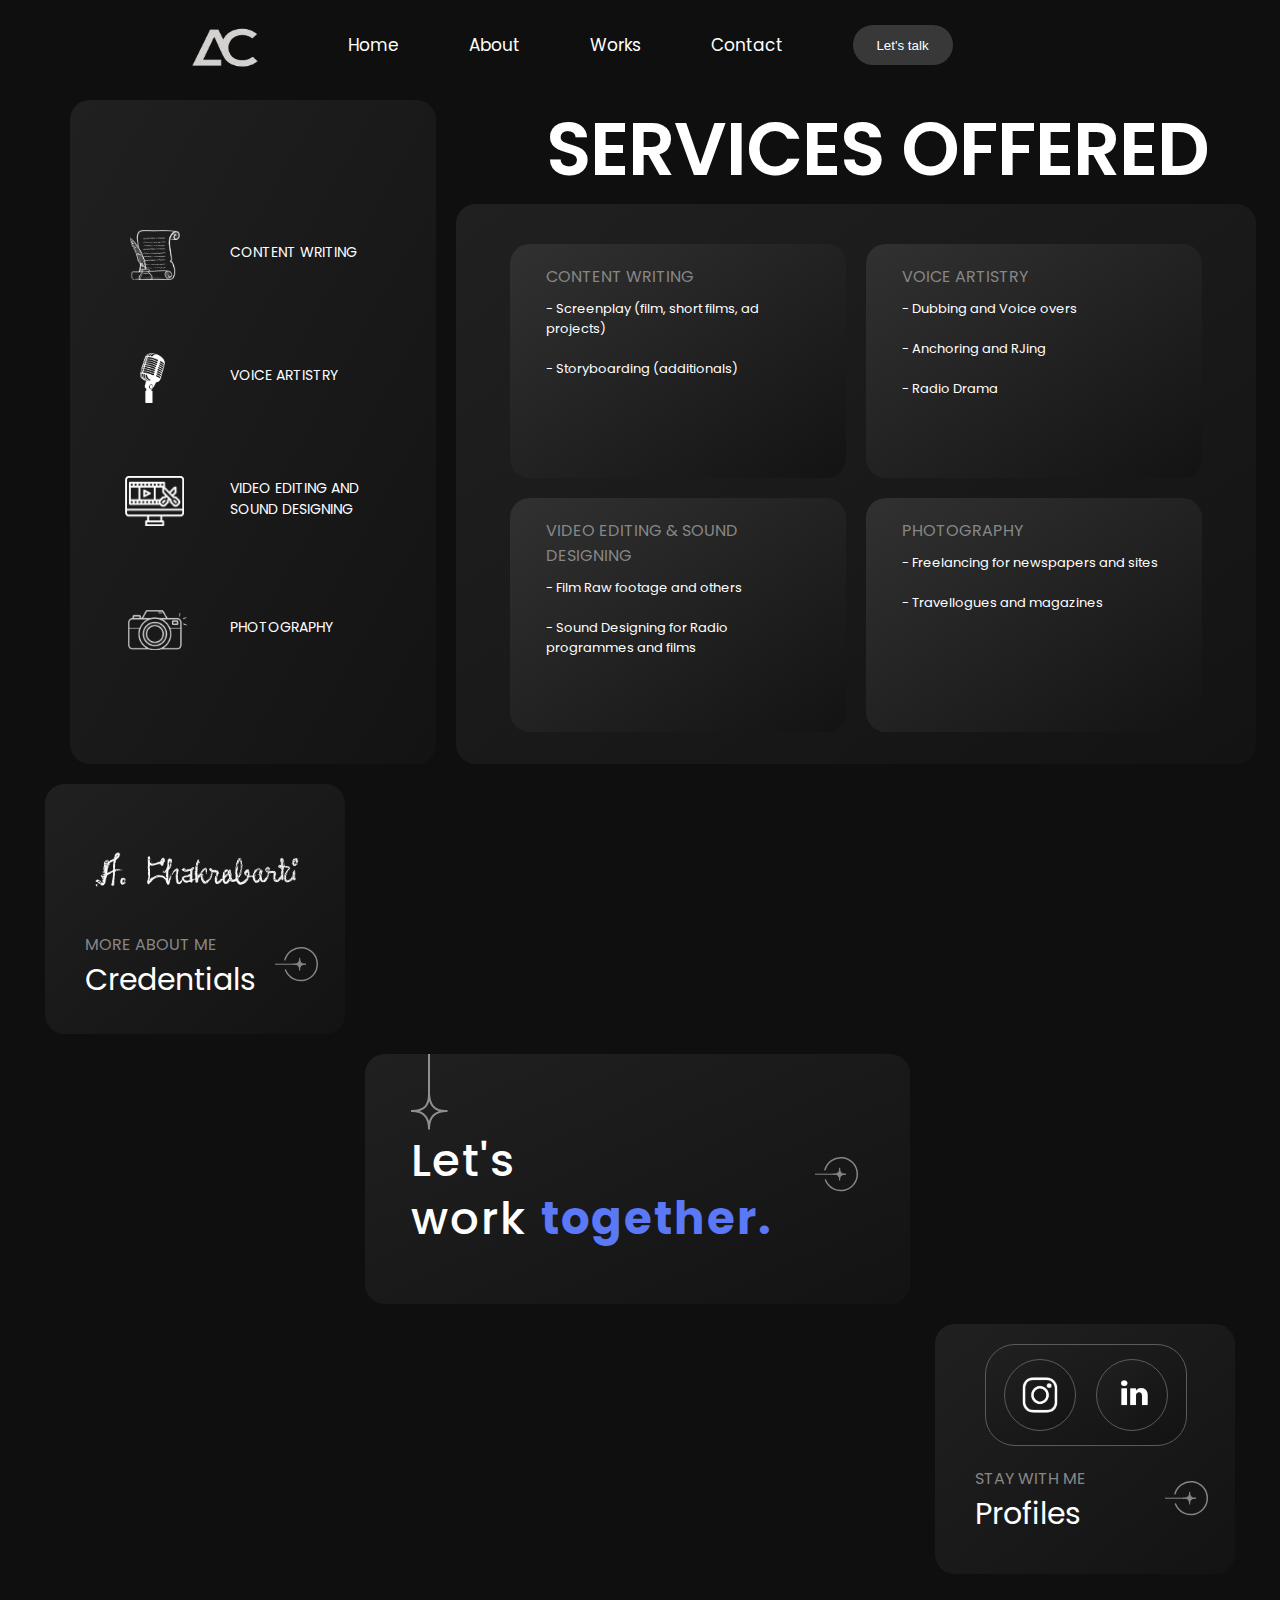
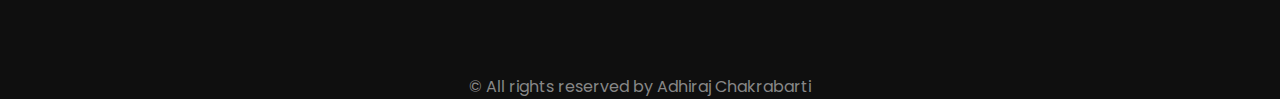
<file: services.html>
<!DOCTYPE html>
<html lang="en">

<head>
    <meta charset="UTF-8">
    <meta name="viewport" content="width=device-width">
    <link rel="stylesheet" href="style.css">
    <title>Adhiraj Chakrabarti</title>
</head>

<body>

    <nav class="nav-bar">
        <img src="images/logo.png" alt="" srcset="" class="logo">

            <a href="index.html" style="text-decoration: none">
                <p class="home">Home</p>
            </a>
            <a href="credentials.html" style="text-decoration: none;">
                <p class="about">About</p>
            </a>
            <a href="project.html" style="text-decoration: none;">
                <p class="works">Works</p>
            </a>
            <a href="contact.html" style="text-decoration: none;">
                <p class="contact">Contact</p>
            </a>
      
        <a href="contact.html"><button class="lets-talk">Let's talk</button></a>
    </nav>
    <img src="images/settings.png" alt="" srcset="" id="hambarger1" onclick="menu()">


    <div id="hambargarmenu">
        <img src="images/close.png" alt="" srcset="" id="close-menu" onclick="closemenu()">
        <img src="images/logo.png" alt="" srcset="" class="logo">
        <a href="index.html" style="text-decoration: none"><p  id="home" onclick="closemenu()">Home</p></a>
        <a href="credentials.html" style="text-decoration: none"><p  id="about" onclick="closemenu()">About</p></a>
        <a href="project.html" style="text-decoration: none"><p  id="work" onclick="closemenu()">Works</p></a>
        <a href="contact.html" style="text-decoration: none"><p  id="contact" onclick="closemenu()">Contact</p></a>
        <a href="contact.html"><button class="lets-talk">Let's talk</button></a>
      </div>
    <div class="first-row-services">
        <div class="left-service">
            <img src="images/content-writing.png" id="services-images-1">
            <p id="services-description-1">Content Writing</p>
            <img src="images/voice-artist.png" id="services-images-2">
            <p id="services-description-2">Voice Artistry</p>
            <img src="images/video-editing.png" id="services-images-3">
            <p id="services-description-3">Video Editing and Sound Designing </p>
            <img src="images/photography.png" id="services-images-4">
            <p id="services-description-4">Photography </p>
        </div>
        <p id="my-offerings">SERVICES OFFERED </p>
        <div class="right-service">
            <div class="service-row-1">
                <div class="services-details">
                   <P id="service-heading-1">CONTENT WRITING</P> 
                   <P id="service-heading-description-1">- Screenplay (film, short films, ad projects) <br> <br>
                    - Storyboarding (additionals)
       </P>
                </div>
                <div class="services-details">
                    <P id="service-heading-2">VOICE ARTISTRY</P> 
                    <P id="service-heading-description-2">- Dubbing and Voice overs <br><br>
                        - Anchoring and RJing <br><br>
                        - Radio Drama
            </P></div>
            </div>
            <div class="service-row-2">
                <div class="services-details"><P id="service-heading-3">VIDEO EDITING & SOUND DESIGNING</P> 
                    <P id="service-heading-description-3"> - Film Raw footage and others <br><br>
                        - Sound Designing for Radio programmes and films
           
           </P></div>
                <div class="services-details"><P id="service-heading-4">PHOTOGRAPHY</P> 
                    <P id="service-heading-description-4">- Freelancing for newspapers and sites  <br><br>
                        - Travellogues and magazines</P></div> 
            </div>
        </div>
    </div>
    <div class="credentials-services">
        <img src="images/signature.png" id="signature-services">
        <p id="details-services">MORE ABOUT ME</p>
        <p id="title-services">Credentials</p>
        <a href="credentials.html"><img src="images/icon.svg" alt="" srcset="" id="detail-icon6"></a>
    </div>
    
    <div class="connect-services">
        <img src="images/icon2.png"
        id="icon2-services-page">
        <p id="lets-work-services">Let's <p id="lets-work-services">work <b style=" color: #5B78f6;;">together.</b></p> </p>
        <a href="contact.html"><img src="images/icon.svg" alt="" srcset="" id="detail-icon4-service-page"></a>
        
    </div>
    <div class="social-profiles-services-service-page">
        <div class="profile-box-services-service-page">
            <div class="social-icons-services-service-page">
               <a href="https://www.instagram.com/theway_isaw/"><div class="social-service-page"> <img src="images/Instagram.png" id="instagram-icon"></div></a> 
                <a href="https://www.linkedin.com/in/adhiraj-chakrabarti-0934172a3/"><div class="social-service-page"> <img src="images/linkedin.png" id="linkedin-icon"></div></a>
            </div>

        </div>
        <p id="details-service-page">STAY WITH ME</p>
        <p id="title-service-page">Profiles</p>
        <a href="contact.html"><img src="images/icon.svg" alt="" srcset="" id="detail-icon2-service-page"></a>
    </div>
    <div class="extra2"></div>
    <footer>
        <p id="footer-services">© All rights reserved by Adhiraj Chakrabarti</p>
    </footer>
    <script src="main.js"></script>
</body>

</html>
</file>
<file: style.css>
@import url('https://fonts.googleapis.com/css2?family=Poppins:ital,wght@0,100;0,200;0,300;0,400;0,500;0,600;0,700;0,800;0,900;1,100;1,200;1,300;1,400;1,500;1,600;1,700;1,800;1,900&display=swap');

* {
    margin: 0;
    padding: 0;

}

::-webkit-scrollbar {
    display: none;
}
.main{
    justify-content: center;
    display: grid;
}
:root {
    font-family: "Poppins", sans-serif;
    --white-color: #ffff;
    --gray-color: #878787;
    --blue-color: #5B78f6;
    --background-color: #0F0F0F;

}

body {
    background-color: var(--background-color);
    overflow-x: hidden;
}

.nav-bar {
    font-size: 17px;
    margin-top: 20px;
    display: flex;
    justify-content: center;
    align-items: center;
    column-gap: 70px;
    /* margin-left: 150px; */
    width: 100vw;

}

.nav-bar-profile {
    font-size: 17px;
    margin-top: 20px;
    display: flex;
    justify-content: center;
    align-items: center;
    column-gap: 70px;
    /* margin-left: 150px; */
    width: 100vw;

}

#hambarger {
    display: none;
}

#hambarger1 {
    display: none;
}

#hambargarmenu {
    display: none;
}



.logo {
    height: 50px;
    width: 100px;
    margin-left: -150px;
}

.home {
    color: var(--white-color);
}

.about {
    color: var(--white-color);
}

.works {
    color: var(--white-color);
}

.contact {
    color: var(--white-color);
}

.lets-talk {
    width: 100px;
    height: 40px;
    border-radius: 20px;
    color: var(--white-color);
    background-color: rgb(56, 56, 56);
    border: none;
    cursor: pointer;
}

.first-row {
    display: flex;
    flex-wrap: wrap;    
    margin-top: 100px;
    column-gap: 15px;
    width: fit-content;
}

/* profile section */

.profile {
    height: 310px;
    width: 550px;
    background-image: linear-gradient(to bottom right, #202020, #131313);
    border-radius: 20px;

}

#profile-picture {
    height: 210px;
    border-radius: 20px 0px;
    margin-left: 46px;
    margin-top: 50px;
}

#profession {
    margin-top: -210px;
    margin-left: 280px;
    color: var(--gray-color);
    font-weight: 500;
}

#full-name {
    font-size: 30px;
    margin-left: 280px;
    color: #ffffff;
    font-weight: 500;
}

#job-title {
    margin-top: 10px;
    margin-left: 280px;
    color: var(--gray-color);
    font-weight: 300;
}

#detail-icon1 {
    margin-left: 480px;
    cursor: pointer;
    opacity: 0.5;
}

#detail-icon1:hover {
    opacity: 1;
}

/* featured section */

.featured {
    height: 50px;
    width: 620px;
    background-image: linear-gradient(to bottom right, #202020, #131313);
    border-radius: 20px;
}

marquee {
    display: flex;
    color: var(--white-color);
    font-size: 15px;
    margin-top: 10px;
}

#marquee {
    padding: 0px 20px;
}

/* credentials section */
.credentials {
    margin-top: 60px;
    margin-left: -630px;
    height: 250px;
    width: 300px;
    background-image: linear-gradient(to bottom right, #202020, #131313);
    border-radius: 20px;
}

#signature {
    padding-top: 30px;
    width: 300px;
}

#signature-services {
    padding-top: 30px;
    width: 300px;
}

#details {
    color: var(--gray-color);
    margin-left: 40px;
}

#details-services {
    color: var(--gray-color);
    margin-left: 40px;
}

#details-service-page {
    color: var(--gray-color);
    margin-left: 40px;
}

#title {
    font-size: 30px;
    color: #ffffff;
    margin-left: 40px;
}

#title-services {
    font-size: 30px;
    color: #ffffff;
    margin-left: 40px;
}

#title-service-page {
    font-size: 30px;
    color: #ffffff;
    margin-left: 40px;
}

#detail-icon2 {
    display: flex;
    margin-left: 230px;
    margin-top: -60px;
    cursor: pointer;
    opacity: 0.5;
}

#detail-icon6 {
    display: flex;
    margin-left: 230px;
    margin-top: -60px;
    cursor: pointer;
    opacity: 0.5;
}

#detail-icon6:hover {
    opacity: 1;
}

#detail-icon2:hover {
    opacity: 1;
}

/* project-section */

.projects {
    height: 250px;
    width: 300px;
    background-image: linear-gradient(to bottom right, #202020, #131313);
    border-radius: 20px;
}

#myworks {
    font-size: 20px;
    font-weight: 700;
    color: var(--gray-color);
    margin-left: 90px;
    margin-top: 26px;

}

#myworks-image {
    height: 70px;
    width: 110px;
    border-radius: 5px;
    margin-left: 90px;
    padding-bottom: 20px;
}



.second-row {
    display: flex;
    flex-wrap: wrap;
    /* margin-left: 180px; */
    margin-top: 20px;
    column-gap: 15px;
    width: fit-content;
}

/*blogs-section */
.blog {
    height: 250px;
    width: 300px;
    background-image: linear-gradient(to bottom right, #202020, #131313);
    border-radius: 20px;
    margin-top: 60px;
}

#blog-image {
    height: 120px;
    margin-left: 115px;
    margin-top: 25px;
}

.nav-bar-blogs {
    display: flex;
    column-gap: 50px;
    justify-content: center;
    align-items: center;
    font-size: 20px;
    color: white;
    margin-top: 120px;
    writing-mode: vertical-lr;
    margin-left: 30px;
    position: fixed;
}

#nav-blog,
#nav-photograph,
#nav-thought {
    cursor: pointer;
}

#blog-blogs-main {
    width: 1250px;
    height: 930px;
    
    margin-top: 80px;
    background-image: linear-gradient(to bottom right, #202020, #131313);
    border-radius: 30px;
    visibility: visible;

}

#blog-photographs-main {
    display: none;
    width: 1250px;
    height: 1100px;
    
    margin-top: 80px;
    background-image: linear-gradient(to bottom right, #202020, #131313);
    border-radius: 30px;
    visibility: hidden;

}

#blog-thoughts-main {
    display: none;
    width: 1250px;
    height: 800px;

    margin-top: 80px;
    background-image: linear-gradient(to bottom right, #202020, #131313);
    border-radius: 30px;
    visibility: hidden;

}

.blogs-headings {
    color: var(--white-color);
    font-size: 30px;
    margin-top: 50px;
    margin-left: 46px;
    height: fit-content;
    width: fit-content;
}

.photography-tagline {
    margin-top: 100px;
    margin-left: -190px;
    color: white;
    height: fit-content;
    width: 2300px;
    display: block;
}

.first-row-photography {
    margin-top: 200px;
    margin-left: -2300px;
    display: flex;
    column-gap: 20px;
    height: 250px;
    width: 1150px;
    flex-wrap: wrap;

}

.second-row-photography {
    margin-top: 500px;
    margin-left: -1150px;
    display: flex;
    column-gap: 20px;
    height: 250px;
    width: 1150px;
    flex-wrap: wrap;
}

.third-row-photography {
    margin-top: 800px;
    margin-left: -1150px;
    display: flex;
    column-gap: 20px;
    height: 250px;
    width: 1150px;
    flex-wrap: wrap;
}
.blogs-headings-blog{
    color: var(--white-color);
    font-size: 30px;
    margin-top: 50px;
    margin-left: 46px;
    height: fit-content;
    width: 350px;
}
.first-row-blog {
    margin-top: 150px;
    margin-left: -350px;
    display: flex;
    column-gap: 20px;
    height: fit-content;
    width: fit-content;
    

}

.second-row-blog {
    margin-top: 520px;
    margin-left: -1150px;
    display: flex;
    column-gap: 20px;
    height: fit-content;
    width: fit-content;
}

.third-row-blog {
    margin-top: 900px;
    margin-left: -1150px;
    display: flex;
    column-gap: 20px;
    height: 250px;
    width: fit-content;
}

.blogs {
    width: 370px;
    height: 350px;
    overflow-x: scroll;
    overflow-y: scroll;
    border: 1px solid gray;
    color: white;
    border-radius: 10px;
}
pre{
    font-size: 16px;
}

.images {
    height: 250px;
    width: 370px;
}

.images img {
    width: 100%;
    height: 100%;
    object-fit: cover;
}

/* services-section */
.services {
    height: 250px;
    width: 550px;
    background-image: linear-gradient(to bottom right, #202020, #131313);
    border-radius: 20px;
}

.services-offered {
    display: flex;
    column-gap: 80px;
    justify-content: center;
    align-items: center;
    padding-bottom: 50px;
    margin-top: 50px;



}

#voice-artist {
    height: 50px;
}

#content-writing {
    height: 40px;
}

#video-editing {
    height: 40px;
    width: 40px;

}

#photography {
    height: 40px;
    width: 50px;
}

#detail-icon2-service-page {
    display: flex;
    margin-left: 230px;
    margin-top: -60px;
    cursor: pointer;
    opacity: 0.5;
}

#detail-icon2-service-page:hover {
    opacity: 1;
}

#detail-icon3 {
    display: flex;
    margin-left: 430px;
    margin-top: -60px;
    cursor: pointer;
    opacity: 0.5;
}

#detail-icon3:hover {
    opacity: 1;
}

/* social-profiles-section */
.social-profiles {
    height: 250px;
    width: 300px;
    background-image: linear-gradient(to bottom right, #202020, #131313);
    border-radius: 20px;
}

.profile-box {
    height: 100px;
    width: 200px;
    background-image: linear-gradient(to bottom right, #202020, #131313);
    border: 0.2px solid rgb(91, 91, 91);
    border-radius: 30px;
    margin-top: 30px;
    margin-left: 46px;
    margin-bottom: 20px;
}

.social-icons {
    display: flex;
    justify-content: center;
    align-items: center;
    column-gap: 20px;
    height: 100px;
}

.social {
    display: flex;
    justify-content: center;
    align-items: center;
    height: 70px;
    width: 70px;
    border-radius: 50%;
    background-image: linear-gradient(to bottom right, #202020, #131313);
    border: 0.2px solid rgb(91, 91, 91);
}

#linkedin-icon {
    height: 50px;
}

#instagram-icon {
    height: 40px;
}


.third-row {
    display: flex;
    flex-wrap: wrap;
    /* margin-left: 180px; */
    margin-top: 20px;
    column-gap: 15px;
    width: fit-content;
}

/* experience-section */
.experience {
    display: flex;
    justify-content: center;
    align-items: center;
    height: 200px;
    width: 580px;
    background-image: linear-gradient(to bottom right, #202020, #131313);
    border-radius: 20px;
}

.experience-row {
    display: flex;
    justify-content: center;
    align-items: center;
    column-gap: 20px;
}

.experiences {
    display: flex;
    flex-direction: column;
    justify-content: center;
    align-items: center;
    height: 160px;
    width: 150px;
    border-radius: 30px;
    background-image: linear-gradient(to bottom right, #202020, #131313);
    border: 0.2px solid rgb(91, 91, 91);
}

#number {
    color: var(--white-color);
    font-size: 35px;
}

#detail {
    color: var(--gray-color);
    font-size: 13px;
}

/* connect-section */
.connect {
    height: 200px;
    width: 580px;
    background-image: linear-gradient(to bottom right, #202020, #131313);
    border-radius: 20px;
}

#icon2 {
    margin-left: 46px;
}

#icon2-services-page {
    margin-left: 46px;
}

#lets-work {
    margin-left: 46px;
    font-size: 30px;
    margin-top: -10px;
    font-weight: 500;
    color: var(--white-color);
    letter-spacing: 2px;
}

footer {
    margin-top: 100px;
    display: flex;
    justify-content: center;
}

#footer {
    color: var(--gray-color);
}

#footer-services {
    color: var(--gray-color);
}


/* ------------------------------------------------------------------------------ */
/* profile.html */
.first-row-profile {
    flex-wrap: wrap;
    display: flex;
    margin-top: 50px;
    gap: 20px;
    justify-content: center;
  
}

.profile-photo {
    display: flex;
    justify-content: center;
    align-items: center;
    height: 370px;
    width: 361px;
    border-radius: 30px;
    background-image: linear-gradient(to bottom right, #202020, #131313);
    margin-left: -80px;
}

#profile-photo {
    height: 250px;
    border-radius: 30px;
}

#self-summary {
    color: #ffffff;
    font-size: 74px;
    font-weight: 600;
    text-transform: uppercase;
    letter-spacing: -01px;
    display: flex;
    gap: 5px;
    justify-content: center;
    align-items: center;
    height: fit-content;
    margin-left: 100px;
   
}

.summary {
    height: 260px;
    width: 750px;
    margin-left: 410px;
    margin-top: -290px;
    border-radius: 30px;

    background-image: linear-gradient(to bottom right, #202020, #131313);
}
#full-name-profile {
    font-size: 30px;
    color: var(--white-color);
    margin-left: 50px;
    width: fit-content;
}
.second-row-profile {
    flex-wrap: wrap;
    display: flex;
    gap: 30px;
    justify-content: center;
    width: auto;

}

.experience-profile {
    height: 580px;
    width: 550px;
    border-radius: 30px;
    background-image: linear-gradient(to bottom right, #202020, #131313);
}

.education-profile {
    height: 350px;
    width: 550px;
    border-radius: 30px;
    background-image: linear-gradient(to bottom right, #202020, #131313);
}



#name-description-profile {
    width: 600px;
    margin-left: 50px;
    margin-top: 10px;
    color: var(--gray-color);

}

#box-title-profile {
    font-size: 20px;
    color: var(--white-color);
    margin-top: 50px;
    margin-left: 46px;
    font-weight: 600;
}

#experience-period {
    margin-left: 46px;
    margin-top: 30px;
    color: var(--gray-color);
    font-size: 15px;
}

#experience-domain {
    margin-left: 46px;
    margin-top: 5px;
    color: #ffffff;
    font-size: 15px;
}

#experience-company {
    margin-left: 46px;
    margin-top: 5px;
    color: var(--gray-color);
    font-size: 15px;
}

#education-period {
    margin-left: 46px;
    margin-top: 20px;
    color: var(--gray-color);
    font-size: 15px;
}

#education-company {
    margin-left: 46px;
    margin-top: 5px;
    color: #ffffff;
    font-size: 15px;
}

#education-domain {
    margin-left: 46px;
    margin-top: 5px;
    color: var(--gray-color);
    font-size: 15px;
}

.connect-profile {
    height: 210px;
    width: 550px;
    background-image: linear-gradient(to bottom right, #202020, #131313);
    border-radius: 20px;
    margin-left: 570px;
    margin-top: -230px;
}

#icon2 {
    margin-left: 46px;
}

#lets-work-profile {
    margin-left: 46px;
    font-size: 30px;
    margin-top: -10px;
    font-weight: 500;
    color: var(--white-color);
    letter-spacing: 2px;
}

#detail-icon5 {
    display: flex;
    margin-left: 400px;
    margin-top: -70px;
    opacity: 0.5;
}

#detail-icon5:hover {
    opacity: 1;
}

/* ------------------------------------------------------------------------------------------------------------------ */


.first-row-contact {
    display: flex;
    gap: 20px;
    justify-content: center;
    /* margin-left: 200px; */
    margin-top: 100px;
}

.contact-informations {
    height: 800px;
    width: 450px;

}

.contact-form {
    height: 650px;
    width: 690px;
    background-image: linear-gradient(to bottom right, #202020, #131313);
    border-radius: 20px;
}

#contact-info-title {
    color: var(--white-color);
    font-size: 18px;
    font-weight: 500;
}

.social-box {
    height: 68px;
    width: 68px;
    border-radius: 10px;
    background-image: linear-gradient(to bottom right, #202020, #131313);
    justify-content: center;
    display: flex;
    align-items: center;
    margin-top: 30px;
}

#mail-icon {
    height: 70px;
}

.right {
    margin-top: 25px;
    margin-left: 20px;
}

h4 {
    color: var(--white-color);
    font-weight: 500;
}

span {
    color: var(--gray-color);
}

#call-icon {
    height: 70px;
}

#location-icon {
    height: 50px;
}

#social-info-title {
    color: var(--white-color);
    font-size: 18px;
    font-weight: 500;
    margin-top: 80px;
}

.social-info-contact {
    display: flex;
    column-gap: 20px;
    margin-top: 20px;
}

.icons {
    display: flex;
    justify-content: center;
    align-items: center;
    height: 100px;
    width: 100px;
    border-radius: 50%;
    background-image: linear-gradient(to bottom right, #202020, #131313);
}

#linkedin-icons {
    height: 80px;
}

#instagram-icons {
    height: 55px;
}

#facebook-icons {
    height: 50px;
}

#icon4 {
    margin-left: 600px;
}

#icon4-contact-page {
    margin-left: 600px;
}

#lets-work-contact {
    margin-left: 46px;
    font-size: 40px;
    margin-top: -10px;
    font-weight: 500;
    color: var(--white-color);
    letter-spacing: 2px;
    margin-top: -50px;
}

#input-text {
    width: 580px;
    height: 50px;
    margin-left: 50px;
    margin-top: 20px;
    border-radius: 10px;
    background-image: linear-gradient(to bottom right, #202020, #131313);
    border: 0.1px solid gray;
}

#message-text {
    width: 580px;
    height: 200px;
    margin-left: 50px;
    margin-top: 20px;
    border-radius: 10px;
    background-image: linear-gradient(to bottom right, #202020, #131313);
    border: 0.1px solid gray;
}

input {
    padding-left: 20px;
    color: var(--gray-color);
}

textarea {
    padding-left: 20px;
    color: var(--gray-color);
    font-family: poppins;
    padding-top: 10px;
}

#send-message {
    width: 600px;
    height: 50px;
    margin-top: 15px;
    margin-left: 50px;
    border-radius: 10px;
    background-color: #1d1d1d;
    border: 0.1px solid gray;
    color: var(--white-color);
    font-family: poppins;
    font-size: 15px;
    cursor: pointer;
}

#send-message:hover {
    background-color: #ffffff;
    color: rgb(0, 0, 0);
}

/* ------------------------------------------------------------------------------------------------------------------ */




.first-row-credentials {
    display: flex;
    margin-top: 100px;
    /* margin-left: 200px; */
    /* width: fit-content; */
    justify-content: center;
}

.left-credential {
    width: 450px;
    height: fit-content;
    position: sticky;
    top: 20px;
}

.right-credential {
    width: 575px;
    height: fit-content;
}

.profile-box-credential {
    height: 500px;
    width: 370px;
    background-image: linear-gradient(to bottom right, #202020, #131313);
    border-radius: 20px;
}

#profile-picture-credentials {
    height: 250px;
    border-radius: 10px;
    margin-top: 30px;
    margin-left: 60px;

}

#full-name-credentials {
    font-size: 20px;
    color: #ffffff;
    margin-left: 90px;
    width: fit-content;
}

#email-credentials {
    font-size: 12px;
    color: var(--gray-color);
    margin-left: 120px;
    width: fit-content;
}

.social-icons-credentials {
    display: flex;
    width: fit-content;
    margin-left: 95px;
    column-gap: 8px;
    margin-top: 20px;
}

.social-icons-box-credentials {
    height: 40px;
    width: 40px;
    border-radius: 50%;
    background-image: linear-gradient(to bottom right, #202020, #131313);
    border: 0.5px solid gray;
    justify-content: center;
    display: flex;
    align-items: center;
}

#contact-me {
    width: 250px;
    height: 40px;
    margin-left: 60px;
    margin-top: 20px;
    border-radius: 10px;
    background-color: #252525;
    color: var(--white-color);
    border: none;
    font-family: poppins;
}

#contact-me:hover {
    background-color: #ffffff;
    color: rgb(0, 0, 0);
    font-family: poppins;
}

#instagram-icon-credentials {
    height: 25px;
    padding-top: 5px;
}

#linkedin-icon-credentials {
    height: 35px;
    margin-left: -2px;
    padding-top: 5px;
}

#facebook-icon-credentials {
    height: 25px;
    margin-left: 2px;
    padding-top: 5px;
}

#website-icon-credentials {
    height: 30px;
}

#about-me-credentials {
    color: var(--white-color);
    font-size: 20px
}

#about-me-description-credentials {
    color: var(--white-color);
    font-size: 15px;
    font-weight: 200;
    margin-top: 20px;
}

#experience-credentials {
    color: var(--white-color);
    font-size: 20px;
    margin-top: 100px;
}

#experience-period-credentials {
    margin-top: 30px;
    color: var(--gray-color);
    font-size: 15px;
}

#experience-domain-credentials {
    margin-top: 5px;
    color: var(--blue-color);
    font-size: 15px;
}

#experience-company-credentials {
    margin-top: 5px;
    color: var(--gray-color);
    font-size: 15px;
}

#education-credentials {
    color: var(--white-color);
    font-size: 20px;
    margin-top: 100px;
}

#education-period-credentials {
    margin-top: 20px;
    color: var(--gray-color);
    font-size: 20px;
}

#education-company-credentials {
    margin-top: 5px;
    color: var(--blue-color);
    font-size: 20px;
}

#education-domain-credentials {
    margin-top: 5px;
    color: var(--gray-color);
    font-size: 20px;
}

li {
    color: var(--white-color);
    padding-bottom: 30px;
}

#credential-description {
    color: var(--white-color);
    padding-bottom: 30px;
}

#skill-credentials {
    color: var(--white-color);
    font-size: 20px;
    margin-top: 100px;
}

.skills {
    display: grid;
    grid-template-columns: 200px 200px;
    grid-template-rows: 100px 100px;
    padding: 50px 0px;
    column-gap: 200px;
}

.skill {
    color: var(--white-color);
}

#skill-description {
    color: var(--gray-color);
    font-size: 13px;
}

/* --------------------------------------------------------------------------------------------------------------- */
#coming-soon {
    font-size: 50px;
    color: var(--white-color);
    margin-top: 10%;
    margin-left: 36%;
}

.container {
    display: flex;
    justify-content: center;
    margin-top: 22%;
    margin-left: 10px;
}

.dot {
    width: 10px;
    height: 10px;
    background-color: rgb(255, 255, 255);
    border-radius: 50%;
    margin: 0 5px;
    opacity: 0;
    /* Initially hidden */
    animation: blink 1s infinite alternate;
}

/* Define animation delay for each dot */
.dot:nth-child(1) {
    animation-delay: 0s;
    /* No delay for first dot */
}

.dot:nth-child(2) {
    animation-delay: 0.5s;
    /* Delay for second dot */
}

.dot:nth-child(3) {
    animation-delay: 1s;
    /* Delay for third dot */
}

@keyframes blink {
    from {
        opacity: 0;
    }

    to {
        opacity: 1;
    }
}


#story-boarding-text {
    margin-top: 50px;
    font-size: 30px;
    color: #ffffff;
    margin-left: 40px;
}

#story-boarding-subtext {
    font-size: 15px;
    color: #ffffff;
    margin-left: 40px;
}

#script {
    margin-top: -50px;
    color: white;
    font-size: 25px;
}

#scriptname {
    color: white;
    font-size: 30px;
    margin-top: 50px;
    margin-left: -140px;
}

.project1 {
    height: 400px;
    margin-top: 50px;
    margin-left: 40px;
    width: 1350px;
    background-image: linear-gradient(to bottom right, #202020, #131313);
    display: flex;
    column-gap: 50px;
    padding-left: 50px;
    overflow-x: scroll;
    align-items: center;
    white-space: nowrap;
    padding-right: 50px;
}

.scene {
    height: 300px;
    width: 400px;
    background-color: white;
    flex: 0 0 auto;
    position: relative;
    /* Ensure button positions relative to scene */
    cursor: pointer;
    /* Add cursor pointer to indicate clickable */
}

.scene img {
    width: 100%;
    height: 100%;
    object-fit: cover;
}

.scene img:hover {
    opacity: 0.5;
}

.view-button {
    display: none;
    /* Initially hide the button */
    position: absolute;
    top: 50%;
    left: 50%;
    transform: translate(-50%, -50%);
    background-color: rgba(0, 0, 0, 0.7);
    color: white;
    border: none;
    padding: 10px 20px;
    cursor: pointer;
    font-size: 16px;
}

.scene:hover .view-button {
    display: block;
    /* Show the button on image hover */
}

.fullscreen-overlay {
    display: none;
    position: fixed;
    top: 0;
    left: 0;
    width: 100%;
    height: 100%;
    background-color: rgba(0, 0, 0, 0.9);
    justify-content: center;
    align-items: center;
}

.fullscreen-overlay.active {
    display: flex;
}

.fullscreen-overlay img {
    max-width: 90%;
    max-height: 90%;
}

.close-icon {
    position: absolute;
    top: 20px;
    right: 20px;
    font-size: 30px;
    color: white;
    cursor: pointer;
}


#project-image {
    height: 300px;
    width: 400px;
}

/* ------------------------------------------------------------------------------------------------------------- */

.first-row-services {
    display: grid;
    justify-content: center;
    flex-wrap: wrap;
    /* height: fit-content; */
    /* margin-left: 180px; */
    margin-top: 100px;
    column-gap: 20px;
}

.left-service {
    width: 366px;
    height: 664px;
    background-image: linear-gradient(to bottom right, #202020, #131313);
    border-radius: 20px;

}

.right-service {
    width: 800px;
    height: 560px;
    background-image: linear-gradient(to bottom right, #202020, #131313);
    border-radius: 20px;
    margin-top: -560px;
    margin-left: 386px;
}

#my-offerings {
    color: #ffffff;
    font-size: 74px;
    font-weight: 600;
    text-transform: uppercase;
    letter-spacing: -01px;
    display: flex;
    justify-content: center;
    align-items: center;
    height: fit-content;
    margin-left: 430px;
    margin-bottom: 10px;
    margin-top: -670px;
}
#services-images-1 {
    margin-top: 130px;
    height: 50px;
    margin-left: 60px;
}

#services-images-2 {
    margin-top: 90px;
    height: 50px;
    margin-left: 70px;
}

#services-images-3 {
    margin-top: 90px;
    height: 50px;
    margin-left: 55px;
}

#services-images-4 {
    margin-top: 90px;
    height: 40px;
    margin-left: 58px;

}

#services-description-1 {
    color: var(--white-color);
    text-transform: uppercase;
    margin-top: -45px;
    margin-left: 160px;
    font-size: 14px;
}

#services-description-2 {
    color: var(--white-color);
    text-transform: uppercase;
    margin-top: -45px;
    margin-left: 160px;
    font-size: 14px;
}

#services-description-3 {
    color: var(--white-color);
    text-transform: uppercase;
    margin-top: -55px;
    margin-left: 160px;
    font-size: 14px;
    width: 150px;
}

#services-description-4 {
    color: var(--white-color);
    text-transform: uppercase;
    margin-top: -40px;
    margin-left: 160px;
    font-size: 14px;
}

.service-row-1 {
    display: flex;
    gap: 20px;
    justify-content: center;
    align-items: center;
    margin-top: 40px;
}

.service-row-2 {
    display: flex;
    column-gap: 20px;
    justify-content: center;
    align-items: center;
    margin-top: 20px;

}

.services-details {
    height: 234px;
    width: 336px;
    background-image: linear-gradient(to bottom right, #313131, #131313);
    border-radius: 20px;
}

#service-heading-1 {
    color: var(--gray-color);
    margin-left: 36px;
    margin-top: 20px;
    width: 200px;
}

#service-heading-description-1 {
    color: var(--white-color);
    margin-left: 36px;
    margin-top: 10px;
    font-size: 13px;
    width: 270px;
}

#service-heading-2 {
    color: var(--gray-color);
    margin-left: 36px;
    margin-top: 20px;
    width: 200px;
}

#service-heading-description-2 {
    color: var(--white-color);
    margin-left: 36px;
    margin-top: 10px;
    font-size: 13px;
    width: 270px;
}

#service-heading-3 {
    color: var(--gray-color);
    margin-left: 36px;
    margin-top: 20px;
    width: 200px;
}

#service-heading-description-3 {
    color: var(--white-color);
    margin-left: 36px;
    margin-top: 10px;
    font-size: 13px;
    width: 270px;
}

#service-heading-4 {
    color: var(--gray-color);
    margin-left: 36px;
    margin-top: 20px;
    width: 200px;
}

#service-heading-description-4 {
    color: var(--white-color);
    margin-left: 36px;
    margin-top: 10px;
    font-size: 13px;
    width: 270px;
}

.credentials-services {
    margin-top: 20px;
    /* margin-left: 180px; */
    height: 250px;
    width: 300px;
    background-image: linear-gradient(to bottom right, #202020, #131313);
    border-radius: 20px;
}

.connect-services {
    height: 250px;
    width: 545px;
    background-image: linear-gradient(to bottom right, #202020, #131313);
    border-radius: 20px;
    /* margin-left: 500px; */
    margin-top: 20px; 
}
.social-profiles-services-service-page {
    height: 250px;
    width: 300px;
    background-image: linear-gradient(to bottom right, #202020, #131313);
    border-radius: 20px;
    margin-top: 20px; 
    /* margin-left: 1065px; */
    display: block;
}
.second-row-services{
    justify-content:center;
    display: flex; 
    column-gap:20px
}
#detail-icon4 {
    display: flex;
    /* margin-left: 450px; */
    margin-top: -100px;
    opacity: 0.5;
}

#detail-icon4:hover {
    opacity: 1;
}

#detail-icon4-service-page {
    display: flex;
    margin-left: 450px;
    margin-top: -100px;
    opacity: 0.5;
}

#detail-icon4-service-page:hover {
    opacity: 1;
}

#lets-work-services {
    margin-left: 46px;
    font-size: 45px;
    margin-top: -10px;
    font-weight: 500;
    color: var(--white-color);
    letter-spacing: 2px;
}

.social-profiles-services {
    height: 250px;
    width: 300px;
    background-image: linear-gradient(to bottom right, #202020, #131313);
    border-radius: 20px;
    margin-top: -250px;
    margin-left: 1065px;
    display: block;
}

.profile-box-services {
    height: 100px;
    width: 200px;
    background-image: linear-gradient(to bottom right, #202020, #131313);
    border: 0.2px solid rgb(91, 91, 91);
    border-radius: 30px;
    display: inline-block;
    margin-top: 20px;
    margin-left: 50px;
    margin-bottom: 20px;
}

.social-icons-services {
    display: flex;
    justify-content: center;
    align-items: center;
    column-gap: 20px;
    height: 100px;
}


.profile-box-services-service-page {
    height: 100px;
    width: 200px;
    background-image: linear-gradient(to bottom right, #202020, #131313);
    border: 0.2px solid rgb(91, 91, 91);
    border-radius: 30px;
    display: inline-block;
    margin-top: 20px;
    margin-left: 50px;
    margin-bottom: 20px;
}

.social-icons-services-service-page {
    display: flex;
    justify-content: center;
    align-items: center;
    column-gap: 20px;
    height: 100px;
}

.social-service-page {
    display: flex;
    justify-content: center;
    align-items: center;
    height: 70px;
    width: 70px;
    border-radius: 50%;
    background-image: linear-gradient(to bottom right, #202020, #131313);
    border: 0.2px solid rgb(91, 91, 91);
}

.extra {
    display: none;
}

/* ---------------------------------------------------------------------------------------------------------------------- */
/* MOBILE SCREEN RESPONSIVENESS */


/* For Smaller Smartphones */

@media only screen and (max-width:480px) {
    .nav-bar {
        display: none;
    }
    .main {
        justify-content: center;
        display: grid;
       margin-left: 400px;
    }

    .nav-bar-profile {
        display: none;
    }

    #hambarger {
        display: flex;
        height: 70px;
        margin-left: 50px;
        margin-top: 50px;
    }

    #hambarger1 {
        display: flex;
        height: 100px;
        margin-left: 50px;
        margin-top: 50px;
    }


    #hambargarmenu {
        position: fixed;
        margin-top: -120px;
        height: 100%;
        width: 50%;
        background-color: black;
        margin-left: 0px;
        z-index: 100;
        transform: translateX(-100%);
    }

    #close-menu {
        display: flex;
        height: 70px;
        margin-left: 36px;
        margin-top: 84px;
        position: fixed;
    }

    .logo {
        height: 100px;
        width: 170px;
        margin-left: 100px;
        margin-top: 220px;
    }

    #home {
        color: var(--white-color);
        font-size: 40px;
        margin-top: 400px;
        writing-mode: horizontal-tb;
        margin-left: -150px;
        width: fit-content;

    }

    #about {
        color: var(--white-color);
        font-size: 40px;
        margin-top: 500px;
        writing-mode: horizontal-tb;
        margin-left: -150px;
    }

    #contact {
        color: var(--white-color);
        font-size: 40px;
        margin-top: 600px;
        writing-mode: horizontal-tb;
        margin-left: -160px;
    }

    #work {
        color: var(--white-color);
        font-size: 40px;
        margin-top: 700px;
        writing-mode: horizontal-tb;
        margin-left: -150px;
    }

    .lets-talk {
        width: 190px;
        height: 60px;
        border-radius: 27px;
        color: var(--white-color);
        background-color: rgb(56, 56, 56);
        border: none;
        cursor: pointer;
        margin-top: 900px;
        margin-left: -180px;
        font-size: 25px;
    }

    .profile {
        margin-left: -90px;
        margin-top: 0px;
        height: 900px;
    }

    #profile-picture {
        height: 460px;
        border-radius: 30px 0px;
        margin-left: 46px;
        margin-top: 50px;
    }

    #profession {
        font-size: 20px;
        margin-top: 35px;
        margin-left: 50px;
        color: var(--gray-color);
        font-weight: 500;
    }

    #full-name {
        font-size: 40px;
        margin-left: 50px;
        color: #ffffff;
        font-weight: 500;
    }

    #job-title {
        font-size: 20px;
        margin-top: 10px;
        margin-left: 50px;
        color: var(--gray-color);
        font-weight: 300;
    }

    #detail-icon1 {
        margin-left: 450px;
    }

    .featured {
        height: 55px;
        width: 548px;
        background-image: linear-gradient(to bottom right, #202020, #131313);
        border-radius: 20px;
        margin-top: 20px;
        margin-left: -90px;
    }

    marquee {
        display: flex;
        color: var(--white-color);
        font-size: 20px;
        margin-top: 10px;
    }

    .credentials {
        margin-top: 95px;
        margin-left: -565px;
        height: 450px;
        width: 550px;
        background-image: linear-gradient(to bottom right, #202020, #131313);
        border-radius: 20px;
    }

    #signature {
        padding-top: 50px;
        width: 540px;
    }

    #details {
        color: var(--gray-color);
        margin-left: 50px;
        margin-top: 50px;
        font-size: 20px;
    }

    #title {
        font-size: 40px;
        color: #ffffff;
        margin-left: 50px;
    }

    #detail-icon2 {
        display: flex;
        margin-left: 450px;
        margin-top: -60px;
        cursor: pointer;
        opacity: 0.5;
    }

    .projects {

        height: 450px;
        width: 550px;
        background-image: linear-gradient(to bottom right, #202020, #131313);
        border-radius: 20px;
        margin-left: -90px;
    }

    #myworks {
        font-size: 40px;
        font-weight: 700;
        color: var(--gray-color);
        margin-left: 160px;
        margin-top: 40px;
    }

    #myworks-image {
        height: 136px;
        width: 242px;
        border-radius: 5px;
        margin-left: 150px;
        padding-bottom: 10px;
    }

    .blog {
        height: 450px;
        width: 550px;
        background-image: linear-gradient(to bottom right, #202020, #131313);
        border-radius: 20px;
        margin-left: -90px;
        margin-top: 20px;
    }

    #blog-image {
        height: 220px;
        margin-left: 195px;
        margin-top: 40px;
    }

    .services {
        height: 350px;
        width: 550px;
        background-image: linear-gradient(to bottom right, #202020, #131313);
        border-radius: 20px;
        margin-top: 20px;
        margin-left: -90px;
    }

    .services-offered {
        display: flex;
        column-gap: 80px;
        justify-content: center;
        align-items: center;
        padding-bottom: 50px;
        margin-top: 70px;

    }

    .social-profiles {
        height: 350px;
        width: 550px;
        background-image: linear-gradient(to bottom right, #202020, #131313);
        border-radius: 20px;
        margin-top: 20px;
        margin-left: -90px;
    }

    .profile-box {
        height: 150px;
        width: 450px;
        background-image: linear-gradient(to bottom right, #202020, #131313);
        border: 0.2px solid rgb(91, 91, 91);
        border-radius: 30px;
        margin-top: 30px;
        margin-left: 46px;
        margin-bottom: 20px;
        display: flex;
        justify-content: center;
        align-items: center;
    }

    .social {
        display: flex;
        justify-content: center;
        align-items: center;
        height: 120px;
        width: 120px;
        border-radius: 50%;
        background-image: linear-gradient(to bottom right, #202020, #131313);
        border: 0.2px solid rgb(91, 91, 91);
    }

    .experience {
        display: flex;
        justify-content: center;
        align-items: center;
        height: 875px;
        width: 550px;
        background-image: linear-gradient(to bottom right, #202020, #131313);
        border-radius: 30px;
        margin-left: -90px;

    }

    .experience-row {
        display: block;
        margin-top: -25px;
    }

    .experiences {
        display: flex;
        flex-direction: column;
        justify-content: center;
        align-items: center;
        height: 250px;
        width: 450px;
        border-radius: 30px;
        background-image: linear-gradient(to bottom right, #202020, #131313);
        border: 0.2px solid rgb(91, 91, 91);
        margin-top: 30px;
    }

    #number {
        color: var(--white-color);
        font-size: 50px;
    }

    #detail {
        color: var(--gray-color);
        font-size: 20px;
    }

    .connect {
        height: 200px;
        width: 550px;
        background-image: linear-gradient(to bottom right, #202020, #131313);
        border-radius: 20px;
        margin-left: -90px;
        margin-top: 20px;
    }

    footer {
        margin-top: 100px;
        display: flex;
        justify-content: center;
        width: 725px;
    }

    #footer {
        width: 1285px;
        margin-top: 100px;
        display: flex;
        justify-content: center;
    }

    /* ------------------------------------------------- */
    /* profile page */
    .first-row-profile {

        display: block;
    }

    .profile-photo {
        display: flex;
        justify-content: center;
        align-items: center;
        height: 1100px;
        width: 950px;
        margin-left: 90px;
        border-radius: 30px;
        background-image: linear-gradient(to right bottom, rgb(32, 32, 32), rgb(19, 19, 19));
        margin-top: 100px;
    }

    #profile-photo {
        height: 918px;
        width: 850px;
        border-radius: 30px;
        padding: 0px;
        margin-top: 5px;
    }

    #self-summary {
        width: 800px;
        margin-left: 150px;
        margin-bottom: 20px;
        margin-top: 20px;
        padding-right: 185px;
    }

    .summary {
        height: 468px;
        width: 950px;
        margin-left: 90px;
        margin-top: 0px;
        border-radius: 30px;
        background-image: linear-gradient(to bottom right, #202020, #131313);
    }

    .second-row-profile {
        display: block;
    }

    .experience-profile {
        height: 780px;
        width: 950px;
        border-radius: 30px;
        background-image: linear-gradient(to bottom right, #202020, #131313);
        margin-left: 90px;
    }

    .education-profile {
        height: 500px;
        width: 950px;
        border-radius: 30px;
        background-image: linear-gradient(to bottom right, #202020, #131313);
        margin-left: 90px;
    }

    .connect-profile {
        height: 260px;
        width: 950px;
        background-image: linear-gradient(to bottom right, #202020, #131313);
        border-radius: 20px;
        margin-left: 90px;
        margin-top: 50px;
    }

    #full-name-profile {
        font-size: 50px;
        color: var(--white-color);
        margin-left: 50px;
        margin-top: 20px;
    }

    #name-description-profile {
        width: 790px;
        margin-left: 50px;
        margin-top: 10px;
        color: var(--gray-color);
        font-size: 25px;
    }

    #box-title-profile {
        font-size: 35px;
        color: var(--white-color);
        margin-top: 50px;
        margin-left: 46px;
        font-weight: 400;
        padding-top: 50px;
    }

    #experience-period {
        margin-left: 46px;
        margin-top: 30px;
        color: var(--gray-color);
        font-size: 25px;
    }

    #experience-domain {
        margin-left: 46px;
        margin-top: 5px;
        color: #ffffff;
        font-size: 25px;
    }

    #experience-company {
        margin-left: 46px;
        margin-top: 5px;
        color: var(--gray-color);
        font-size: 25px;
    }

    #education-period {
        margin-left: 46px;
        margin-top: 30px;
        color: var(--gray-color);
        font-size: 25px;
    }

    #education-domain {
        margin-left: 46px;
        margin-top: 5px;
        color: #ffffff;
        font-size: 25px;
    }

    #education-company {
        margin-left: 46px;
        margin-top: 5px;
        color: var(--gray-color);
        font-size: 25px;
    }

    #lets-work-profile {
        margin-left: 46px;
        font-size: 50px;
        margin-top: -10px;
        font-weight: 500;
        color: var(--white-color);
        letter-spacing: 2px;
    }

    #detail-icon5 {
        display: flex;
        margin-left: 715px;
        margin-top: -120px;
        cursor: pointer;
        opacity: 0.5;
        height: 100px;
    }

    /* -------------------------------------------------------------------------------------------- */
    /* blogs page */

    .nav-bar-blogs {
        font-size: 60px;
        writing-mode: horizontal-tb;
        margin-left: 180px;
        position: absolute;
    }

    #blog-blogs-main {
        margin-top: 310px;
        margin-left: 470px;
        width: 1160px;
        height: 6600px;
    }

    #blog-photographs-main {
        margin-top: 310px;
        margin-left: 470px;
        width: 1160px;
        height: 9180px;
    }

    #blog-thoughts-main {
        margin-top: 310px;
        margin-left: 470px;
        width: 1160px;
        height: 2000px;
    }

    .blogs-headings {
        font-size: 80px;
    }

    .photography-tagline {
        margin-top: 180px;
        margin-left: -510px;
        color: white;
        height: fit-content;
        width: 1050px;
        display: block;
        font-size: 40px;
    }

    .first-row-photography {
        margin-top: 320px;
        margin-left: -1040px;
        display: flex;
        row-gap: 20px;
        height: 690px;
        width: 1160px;
        flex-wrap: wrap;
    }

    .second-row-photography {
        margin-top: 3130px;
        display: flex;
        row-gap: 20px;
        height: 690px;
        width: 1160px;
        flex-wrap: wrap;
    }

    .third-row-photography {
        margin-top: 5925px;

        display: flex;
        row-gap: 20px;
        height: 690px;
        width: 1160px;
        flex-wrap: wrap;
    }

    .images {
        width: 1080px;
        height: auto;
        margin-top: 100px;
    }
    .blogs-headings-blog {
       
        font-size: 70px;
        
    }
    .first-row-blog{
        flex-wrap: wrap;
        margin-left: -180px;
    }
    .second-row-blog {
        flex-wrap: wrap;
        margin-left: -1050px;
        margin-top: 3320px;
    }
    .third-row-blog{
        flex-wrap: wrap;
margin-left: -1090px;
        margin-top: 6500px;
    }
    .blogs {
        display: flex;
        width: 1050px;
        height: 950px;
        overflow-x: scroll;
        overflow-y: scroll;
        border: 1px solid gray;
        margin-top: 100px;
        font-style: 50px;
    }
    pre{
        font-size: 50px;
    }
    /* ----------------------------------------------------------------- */

    #coming-soon {
        font-size: 50px;
        color: var(--white-color);
        margin-top: 120%;
        margin-left: 35%;
    }

    #story-boarding-text {
        margin-top: 80px;
        font-size: 80px;
        color: #ffffff;
        margin-left: 60px;
        width: 630px;
    }

    #story-boarding-subtext {
        font-size: 35px;
        color: #ffffff;
        margin-left: 60px;
        width: 1020px;
    }

    .project1 {
        height: 1400px;
        margin-top: 100px;
        margin-left: 60px;

    }

    #script {
        margin-top: -50px;
        color: white;
        font-size: 65px;
    }

    #scriptname {
        color: white;
        font-size: 75px;
        margin-top: 180px;
        margin-left: -280px;
    }

    .scene {
        height: 1150px;
        width: 1050px;
        background-color: white;
        flex: 0 0 auto;
        position: relative;
        cursor: pointer;
    }

    .container {
        display: flex;
        justify-content: center;
        margin-top: 130%;
        margin-left: 10px;
    }

    #footer {
        /* display: none; */
        color: var(--gray-color);
    }


    /* ----------------------------------------------------------------- */

    /* credentials page */

    .first-row-credentials {
        display: block;
        margin-left: 190px;
    }

    .profile-box-credential {
        height: 920px;
        width: 620px;
        background-image: linear-gradient(to bottom right, #202020, #131313);
        border-radius: 20px;
        margin-left: -110px;
    }

    .left-credential {
        width: 450px;
        height: fit-content;
        position: relative;
        top: 20px;
    }

    .right-credential {
        width: 575px;
        height: fit-content;
        margin-left: -100px;
        margin-top: 50px;
    }

    #profile-picture-credentials {
        height: 500px;
        border-radius: 10px;
        margin-top: 30px;
        margin-left: 60px;
    }

    #full-name-credentials {
        font-size: 40px;
        color: #ffffff;
        margin-left: 110px;
        width: fit-content;
        margin-top: 20px;
    }

    #email-credentials {
        font-size: 20px;
        color: var(--gray-color);
        margin-left: 200px;
        width: fit-content;
        margin-top: 10px;
    }

    .social-icons-box-credentials {
        height: 100px;
        width: 100px;
        border-radius: 50%;
        background-image: linear-gradient(to bottom right, #202020, #131313);
        border: 0.5px solid gray;
        justify-content: center;
        display: flex;
        align-items: center;
    }

    .social-icons-credentials {
        display: flex;
        width: fit-content;
        margin-left: 80px;
        column-gap: 20px;
        margin-top: 20px;
    }

    #contact-me {
        width: 400px;
        height: 60px;
        margin-left: 110px;
        margin-top: 50px;
        border-radius: 10px;
        background-color: #252525;
        color: var(--white-color);
        border: none;
        font-family: poppins;
        font-size: 30px;
    }

    #about-me-description-credentials {
        color: var(--white-color);
        font-size: 20px;
        font-weight: 200;
        margin-top: 20px;
    }

    #about-me-credentials {
        color: var(--white-color);
        font-size: 40px;
    }

    #experience-credentials {
        color: var(--white-color);
        font-size: 40px;
        margin-top: 100px;
    }

    #experience-domain-credentials {
        margin-top: 5px;
        color: var(--blue-color);
        font-size: 20px;
    }

    #experience-period-credentials {
        margin-top: 30px;
        color: var(--gray-color);
        font-size: 20px;
    }

    #experience-company-credentials {
        margin-top: 5px;
        color: var(--gray-color);
        font-size: 20px;
    }

    #education-credentials {
        color: var(--white-color);
        font-size: 40px;
        margin-top: 100px;
    }

    #education-period-credentials {
        margin-top: 40px;
        color: var(--gray-color);
        font-size: 20px;
    }

    #education-company-credentials {
        margin-top: 5px;
        color: var(--blue-color);
        font-size: 20px;
    }

    #education-domain-credentials {
        margin-top: 5px;
        color: var(--gray-color);
        font-size: 20px;
    }

    #skill-credentials {
        color: var(--white-color);
        font-size: 40px;
        margin-top: 100px;
    }

    li {
        color: var(--white-color);
        padding-bottom: 30px;
        font-size: 20px;

    }

    #credential-description {
        color: var(--white-color);
        padding-bottom: 30px;
        font-size: 20px;
    }

    .skill {
        color: var(--white-color);
        font-size: 20px;
    }

    #skill-description {
        color: var(--gray-color);
        font-size: 15px;
        margin-top: 5px;
    }

    .extra {
        display: block;
        width: 790px;
        height: 1px;
    }

    /* ------------------------------------------------------------------------------------------- */
    /* services offered page */
    

    #my-offerings {
        color: #ffffff;
        font-size: 104px;
        text-transform: uppercase;
        letter-spacing: -01px;
        justify-content: center;
        align-items: center;
        margin-left: -5px;
        margin-bottom: 1400px;
        margin-top: -1480px;
        width: 940px;
    }

    .left-service {
        width: 1145px;
        height: 1303px;
        background-image: linear-gradient(to bottom right, #202020, #131313);
        border-radius: 100px;
        margin-top: 500px;
        margin-left: -111px;
    }

    .right-service {
        width: 1145px;
        height: 4300px;
        background-image: linear-gradient(to bottom right, #202020, #131313);
        border-radius: 100px;
        margin-top: -31px;
        margin-left: -110px;
    }

    .service-row-1 {
        display: block;
        padding-top: 50px;
    }

    .service-row-2 {
        display: block;
    }

    .services-details {
        height: 900px;
        width: 850px;
        background-image: linear-gradient(to bottom right, #313131, #131313);
        border-radius: 50px;
        margin-left: 140px;
        margin-top: 80px;
    }

    .credentials-services {
        margin-top: 50px;
        margin-left: 70px;
        height: 500px;
        width: 1145px;
        background-image: linear-gradient(to bottom right, #202020, #131313);
        border-radius: 50px;
    }

    .connect-services {
        height: 500px;
        width: 1145px;
        background-image: linear-gradient(to bottom right, #202020, #131313);
        border-radius: 50px;
        margin-left: 70px;
        margin-top: 50px;
    }

    .social-profiles-services {
        height: 500px;
        width: 1145px;
        background-image: linear-gradient(to bottom right, #202020, #131313);
        border-radius: 50px;
        margin-top: 50px;
        margin-left: 70px;
        display: block;
    }
    .second-row-services{
        justify-content:center;
        display: block; 
        column-gap:20px
    }
    .extra2 {
        display: block;
        width: 1300px;
        height: 1px;
    }
    .first-row-services {
        display: block;
        margin-left: 180px;
    }
    #services-images-1 {
        margin-top: 190px;
        height: 120px;
        margin-left: 190px;
    }

    #services-description-1 {
        color: var(--white-color);
        text-transform: uppercase;
        margin-top: -115px;
        margin-left: 500px;
        font-size: 45px;
    }

    #services-images-2 {
        margin-top: 180px;
        height: 150px;
        margin-left: 220px;
    }

    #services-description-2 {
        color: var(--white-color);
        text-transform: uppercase;
        margin-top: -125px;
        margin-left: 500px;
        font-size: 45px;
    }

    #services-images-3 {
        margin-top: 190px;
        height: 120px;
        margin-left: 185px;
        width: 130px;
    }

    #services-description-3 {
        color: var(--white-color);
        text-transform: uppercase;
        margin-top: -140px;
        margin-left: 500px;
        font-size: 45px;
        width: 510px;
    }

    #services-images-4 {
        margin-top: 150px;
        height: 100px;
        margin-left: 186px;
    }

    #services-description-4 {
        color: var(--white-color);
        text-transform: uppercase;
        margin-top: -85px;
        margin-left: 500px;
        font-size: 45px;
    }

    .services-details {
        padding-top: 50px;
    }

    #service-heading-1 {
        color: var(--gray-color);
        margin-left: 150px;
        margin-top: 200px;
        width: fit-content;
        font-size: 60px;
    }

    #service-heading-description-1 {
        color: var(--white-color);
        margin-left: 125px;
        margin-top: 50px;
        font-size: 30px;
        width: 670px;
    }

    #service-heading-description-2 {
        color: var(--white-color);
        margin-left: 120px;
        margin-top: 50px;
        font-size: 30px;
        width: 670px;
    }

    #service-heading-2 {
        color: var(--gray-color);
        margin-left: 200px;
        margin-top: 200px;
        width: fit-content;
        font-size: 60px;
    }

    #service-heading-description-3 {
        color: var(--white-color);
        margin-left: 120px;
        margin-top: 50px;
        font-size: 30px;
        width: 670px;
    }

    #service-heading-3 {
        color: var(--gray-color);
        margin-left: 150px;
        margin-top: 170px;
        width: 600px;
        font-size: 60px;
    }

    #service-heading-description-4 {
        color: var(--white-color);
        margin-left: 120px;
        margin-top: 50px;
        font-size: 30px;
        width: 670px;
    }

    #service-heading-4 {
        color: var(--gray-color);
        margin-left: 150px;
        margin-top: 200px;
        width: 600px;
        font-size: 60px;
    }

    #signature-services {
        padding-top: 30px;
        width: 660px;
        margin-left: 200px;
    }

    #details-services {
        color: var(--gray-color);
        margin-left: 80px;
        font-size: 30px;
        margin-top: 20px;
    }

    #title-services {
        font-size: 60px;
        color: #ffffff;
        margin-left: 80px;
    }

    #detail-icon6 {
        display: flex;
        margin-left: 870px;
        margin-top: -140px;
        cursor: pointer;
        opacity: 0.5;
        height: 110px;
    }

    #icon2-services-page {
        margin-left: 46px;
        height: 150px;
    }

    #lets-work-services {
        margin-left: 126px;
        font-size: 75px;
        margin-top: -10px;
        font-weight: 500;
        color: var(--white-color);
        letter-spacing: 2px;
    }

    #detail-icon4-service-page {
        display: flex;
        margin-left: 870px;
        margin-top: -140px;
        cursor: pointer;
        opacity: 0.5;
        height: 110px;
    }

    .social-profiles-services-service-page {
        display: none;
    }

    #footer-services {
        display: none;
    }

    #icon4-contact-page {
        margin-left: 600px;
    }

    /* ---------------------------------------------------------- */
    /* contact page  */

    .first-row-contact {
        display: block;
        margin-left: 190px;
    }

    .contact-informations {
        margin-left: -130px;
        height: 800px;
        width: 450px;
    }

    #contact-info-title {
        color: var(--white-color);
        font-size: 40px;
        font-weight: 500;
    }

    .social-box {
        height: 88px;
        width: 98px;
        border-radius: 10px;
        background-image: linear-gradient(to right bottom, rgb(32, 32, 32), rgb(19, 19, 19));
        justify-content: center;
        display: flex;
        align-items: center;
        margin-top: 60px;
    }

    .right {
        margin-top: 55px;
        margin-left: 20px;
    }

    span {
        font-size: 25px;
        color: rgb(135, 135, 135);
    }

    h4 {
        color: var(--white-color);
        font-weight: 500;
        font-size: 20px;
    }

    #social-info-title {
        color: var(--white-color);
        font-size: 40px;
        font-weight: 500;
        margin-top: 100px;
    }

    .contact-form {
        height: 710px;
        width: 590px;
        background-image: linear-gradient(to bottom right, #202020, #131313);
        border-radius: 20px;
        margin-left: -130px;
        margin-top: 100px;
    }

    #lets-work-contact {
        margin-left: 46px;
        font-size: 40px;
        margin-top: -10px;
        font-weight: 500;
        color: var(--white-color);
        letter-spacing: 2px;
        margin-top: -20px;
    }

    #input-text {
        width: 465px;
        height: 50px;
        margin-left: 50px;
        margin-top: 20px;
        border-radius: 10px;
        background-image: linear-gradient(to bottom right, #202020, #131313);
        border: 0.1px solid gray;
    }

    #message-text {
        width: 465px;
        height: 200px;
        margin-left: 50px;
        margin-top: 20px;
        border-radius: 10px;
        background-image: linear-gradient(to bottom right, #202020, #131313);
        border: 0.1px solid gray;
    }

    #send-message {
        width: 490px;
        height: 60px;
        margin-top: 15px;
        margin-left: 50px;
        border-radius: 10px;
        background-color: rgb(29, 29, 29);
        border: 0.1px solid gray;
        color: var(--white-color);
        font-family: poppins;
        font-size: 20px;
        cursor: pointer;
    }

    #icon4-contact-page {
        margin-left: 510px;
        height: 80px;
    }
}





/* For Tablets and Larger smartphones */


@media only screen and (max-width:769px) and (min-width:481px) {
    .nav-bar {
        font-size: 20px;
        margin-top: -100px;
        column-gap: 50px;
        width: 100%;
        position: fixed;
        height: 80px;
        background-color: #131313;
        z-index: 99;
    }


    .logo {
        height: 50px;
        width: 100px;

    }

    .profile {
        height: 400px;
        width: 780px;
        margin-left: -50px;
        margin-top: 50px;
    }

    #profile-picture {
        height: 310px;

        margin-left: 46px;
        margin-top: 50px;
    }

    #profession {
        margin-top: -315px;
        margin-left: 380px;

        width: fit-content;
    }

    #full-name {
        font-size: 40px;
        margin-left: 380px;

        margin-top: 20px;
        width: fit-content;
    }

    #job-title {
        margin-top: 20px;
        margin-left: 380px;

        width: fit-content;
    }

    #detail-icon1 {
        margin-left: 680px;
        cursor: pointer;
        opacity: 0.5;
    }

    .featured {
        height: 60px;
        width: 780px;

        margin-top: 20px;
        margin-left: -50px;
    }

    marquee {
        display: flex;

        margin-top: 15px;
    }

    .credentials {
        margin-top: 100px;
        margin-left: -800px;
        height: 340px;
        width: 382.5px;

    }

    #signature {
        padding-top: 30px;
        width: 380px;
    }

    #details {

        margin-left: 40px;
        margin-top: 30px;
    }

    #title {
        font-size: 30px;

        margin-left: 40px;
        margin-top: 20px;
    }

    #detail-icon2 {

        margin-left: 280px;
        margin-top: -75px;

    }

    .blog {
        height: 340px;
        width: 382.5px;
        margin-top: 100px;
    }

    #blog-image {
        height: 145px;
        margin-left: 135px;
        margin-top: 25px;
    }

    .projects {
        height: 340px;
        width: 382.5px;

        margin-left: -50px;
    }

    #myworks {
        font-size: 30px;

        margin-left: 105px;
        margin-top: 26px;
    }

    #myworks-image {
        height: 100px;
        width: 180px;
        border-radius: 5px;
        margin-left: 100px;
        padding-bottom: 0px;
    }

    .social-profiles {
        height: 340px;
        width: 382.5px;

        margin-top: -680px;
        margin-left: 350px;
    }

    .profile-box {
        height: 140px;
        width: 290px;
    }

    .social-icons {
        margin-top: 20px;
    }

    .social {
        height: 100px;
        width: 100px;
    }

    .services {
        height: 320px;
        width: 780px;
        margin-left: -50px;
        margin-top: 20px;
    }

    .services-offered {

        padding-bottom: 30px;
        margin-top: 80px;
    }

    #detail-icon3 {
        margin-left: 680px;
        margin-top: -75px;
    }

    .experience {
        height: 320px;
        width: 780px;
        margin-left: -50px;
    }

    .experiences {
        height: 220px;
        width: 200px;
    }

    .connect {
        height: 320px;
        width: 780px;
        margin-top: 20px;
        margin-left: -50px;
    }

    #lets-work {
        margin-left: 46px;
        font-size: 50px;
        margin-top: 0px;
    }

    footer {
        margin-top: 100px;
        display: flex;
        justify-content: center;
        width: 1010px;
    }

    /* ----------------------------------------------------------- */
    /* profile page */
    .nav-bar-profile {
        font-size: 20px;
        margin-top: -150px;
        column-gap: 50px;
        width: 100%;
        position: fixed;
        height: 80px;
        background-color: #131313;
        z-index: 99;
    }

    .first-row-profile {
        width: fit-content;
        display: block;
    }

    .profile-photo {
        margin-top: 150px;
        height: 460px;
        width: 470px;
        margin-left: 265px;

    }

    #profile-photo {
        height: 380px;
        border-radius: 30px;
    }

    #self-summary {
        margin-left: 130px;
        margin-top: 20px;
    }

    .summary {
        height: 400px;
        width: 780px;
        margin-left: 120px;
        margin-top: 20px;
        border-radius: 30px;
        background-image: linear-gradient(to bottom right, #202020, #131313);
    }

    #full-name-profile {
        font-size: 40px;
        color: var(--white-color);
        margin-left: 50px;
    }

    #name-description-profile {
        width: 680px;
        margin-left: 50px;
        margin-top: 20px;
        color: var(--gray-color);
        font-size: 20px;
    }

    .second-row-profile {
        width: fit-content;
        display: block;
    }

    .experience-profile {
        height: 710px;
        width: 780px;
        margin-top: -30px;
        margin-left: 120px;
    }

    #box-title-profile {
        font-size: 40px;
        margin-left: 46px;
        font-weight: 600;
        padding-top: 60px;
    }

    #experience-period {
        font-size: 20px;
    }

    #experience-domain {
        font-size: 20px;
    }

    #experience-company {
        font-size: 20px;
    }

    .education-profile {
        height: 450px;
        width: 780px;
        border-radius: 30px;
        background-image: linear-gradient(to bottom right, #202020, #131313);
        margin-left: 120px;
        margin-top: -30px;
    }

    #education-period {
        margin-left: 46px;
        margin-top: 20px;
        color: var(--gray-color);
        font-size: 20px;
    }

    #education-company {
        margin-left: 46px;
        margin-top: 5px;
        color: #ffffff;
        font-size: 20px;
    }

    #education-domain {
        margin-left: 46px;
        margin-top: 5px;
        color: var(--gray-color);
        font-size: 20px;
    }

    .connect-profile {
        height: 320px;
        width: 780px;
        background-image: linear-gradient(to bottom right, #202020, #131313);
        border-radius: 20px;
        margin-left: 120px;
        margin-top: 20px;
    }

    #lets-work-profile {
        margin-left: 46px;
        font-size: 50px;
        margin-top: -10px;
        font-weight: 500;
        color: var(--white-color);
        letter-spacing: 2px;
    }

    #detail-icon5 {
        display: flex;
        margin-left: 650px;
        margin-top: -92px;
        opacity: 0.5;
    }

    /* -------------------------------------------------------------------------- */
    /* credentials page */

    .first-row-credentials {
        width: fit-content;
        display: block;


    }

    .left-credential {
        width: 450px;
        height: fit-content;
        position: relative;
        top: 20px;
    }

    .profile-box-credential {
        height: 920px;
        width: 620px;
        background-image: linear-gradient(to bottom right, #202020, #131313);
        border-radius: 20px;
        margin-left: 00px;
    }

    #profile-picture-credentials {
        height: 500px;
        border-radius: 10px;
        margin-top: 30px;
        margin-left: 60px;
    }

    #full-name-credentials {
        font-size: 40px;
        color: #ffffff;
        margin-left: 110px;
        width: fit-content;
        margin-top: 20px;
    }

    #email-credentials {
        font-size: 20px;
        color: var(--gray-color);
        margin-left: 200px;
        width: fit-content;
        margin-top: 10px;
    }

    .social-icons-credentials {
        display: flex;
        width: fit-content;
        margin-left: 80px;
        column-gap: 20px;
        margin-top: 20px;
    }

    .social-icons-box-credentials {
        height: 100px;
        width: 100px;
        border-radius: 50%;
        background-image: linear-gradient(to bottom right, #202020, #131313);
        border: 0.5px solid gray;
        justify-content: center;
        display: flex;
        align-items: center;
    }

    #contact-me {
        width: 400px;
        height: 60px;
        margin-left: 110px;
        margin-top: 50px;
        border-radius: 10px;
        background-color: #252525;
        color: var(--white-color);
        border: none;
        font-family: poppins;
        font-size: 30px;
    }

    .right-credential {
        width: 820px;
        height: fit-content;
        margin-left: -100px;
        margin-top: 40px;
    }

    #about-me-credentials {
        font-size: 30px;
    }

    #about-me-description-credentials {
        font-size: 15px;
    }

    #experience-credentials {
        color: var(--white-color);
        font-size: 30px;
        margin-top: 100px;
    }

    #experience-credentials {
        font-size: 30px;
    }

    #experience-period-credentials {
        font-size: 30px;
    }

    #experience-domain-credentials {
        font-size: 20px;
    }

    #education-credentials {
        font-size: 30px;
        margin-top: 100px;
    }

    #education-period-credentials {
        font-size: 20px;
    }

    #education-period-credentials {
        font-size: 20px;
    }

    #education-period-credentials {
        font-size: 20px;
    }

    #skill-credentials {
        font-size: 30px;
        margin-top: 100px;
    }

    .skills {
        column-gap: 420px;
    }

    .skill {
        font-size: 20px;

    }

    #skill-description {
        font-size: 15px;
    }


    /* -------------------------------------------------------------------------------------- */
    /* blogs page  */
    #blog-blogs-main {
        width: 570px;
        height: 800px;
        margin-left: 220px;
        margin-top: 100px;
        background-image: linear-gradient(to bottom right, #202020, #131313);
        border-radius: 30px;
        visibility: visible;
    }

    #blog-photographs-main {
        width: 570px;
        height: 800px;
        margin-left: 220px;
        margin-top: 100px;
        background-image: linear-gradient(to bottom right, #202020, #131313);
        border-radius: 30px;
        visibility: visible;
    }

    #blog-thoughts-main {
        width: 570px;
        height: 800px;
        margin-left: 220px;
        margin-top: 100px;
        background-image: linear-gradient(to bottom right, #202020, #131313);
        border-radius: 30px;
        visibility: visible;
    }


    .nav-bar-blogs {
        font-size: 25px;
    }

    /* ----------------------------------------------------
Project page  */
    .coming-soon-div {

        margin-top: 100px;
    }

    #story-boarding-text {
        margin-top: 100px;
    }

    /* --------------------------------------------------------------------------------------------------------
 Contact page*/
    .first-row-contact {
        display: flex;
        gap: 20px;
        margin-left: 200px;
        margin-top: 100px;
    }

    .contact-informations {
        height: 800px;
        width: 480px;
        margin-left: -150px;
        margin-top: 170px;
    }

    #contact-info-title {
        color: var(--white-color);
        font-size: 25px;
        font-weight: 500;
    }

    .contact-form {
        height: 730px;
        width: 550px;
        background-image: linear-gradient(to bottom right, #202020, #131313);
        border-radius: 20px;
        margin-top: 100px;
    }

    #icon4-contact-page {
        margin-left: 510px;
    }

    #lets-work-contact {
        margin-left: 46px;
        font-size: 40px;
        margin-top: -10px;
        font-weight: 500;
        color: var(--white-color);
        letter-spacing: 2px;
        margin-top: -50px;
        width: 220px;
    }

    #input-text {
        width: 430px;
        height: 50px;
        margin-left: 50px;
        margin-top: 20px;
        border-radius: 10px;
        background-image: linear-gradient(to bottom right, #202020, #131313);
        border: 0.1px solid gray;
    }

    #message-text {
        width: 430px;
        height: 200px;
        margin-left: 50px;
        margin-top: 20px;
        border-radius: 10px;
        background-image: linear-gradient(to bottom right, #202020, #131313);
        border: 0.1px solid gray;
    }

    #send-message {
        width: 450px;
        height: 50px;
        margin-top: 15px;
        margin-left: 50px;
        border-radius: 10px;
        background-color: #1d1d1d;
        border: 0.1px solid gray;
        color: var(--white-color);
        font-family: poppins;
        font-size: 15px;
        cursor: pointer;
    }

    #social-info-title {
        color: var(--white-color);
        font-size: 25px;
        font-weight: 500;
        margin-top: 80px;
    }


    /* -----------------------------------------------------------------
service page */

    .first-row-services {
        display: block;
    }

    .left-service {
        width: 302px;
        height: 544px;
        background-image: linear-gradient(to bottom right, #202020, #131313);
        border-radius: 20px;
        margin-left: -160px;
    }

    #services-images-1 {
        margin-top: 65px;
        height: 50px;
        margin-left: 40px;
    }

    #services-description-1 {
        color: var(--white-color);
        text-transform: uppercase;
        margin-top: -45px;
        margin-left: 130px;
        font-size: 14px;
    }

    #services-images-2 {
        margin-top: 90px;
        height: 50px;
        margin-left: 55px;
    }

    #services-description-2 {
        color: var(--white-color);
        text-transform: uppercase;
        margin-top: -45px;
        margin-left: 130px;
        font-size: 14px;
    }

    #services-images-3 {
        margin-top: 90px;
        height: 50px;
        margin-left: 40px;
        width: 50px;
    }

    #services-description-3 {
        color: var(--white-color);
        text-transform: uppercase;
        margin-top: -55px;
        margin-left: 130px;
        font-size: 14px;
        width: 150px;
    }

    #services-images-4 {
        margin-top: 90px;
        height: 40px;
        margin-left: 38px;
    }

    #services-description-4 {
        color: var(--white-color);
        text-transform: uppercase;
        margin-top: -40px;
        margin-left: 130px;
        font-size: 14px;
    }

    #my-offerings {
        color: #ffffff;
        font-size: 45px;
        font-weight: 600;
        text-transform: uppercase;
        letter-spacing: -01px;
        /* display: flex; */
        justify-content: center;
        align-items: center;
        height: fit-content;
        margin-left: 285px;
        width: 400px;
        margin-top: -560px;
    }

    .right-service {
        width: 650px;
        height: 750px;
        background-image: linear-gradient(to bottom right, #202020, #131313);
        border-radius: 20px;
        margin-top: 18px;
        margin-left: 166px;
        padding-top: 1px;
    }

    .service-row-1 {
        display: block;
        gap: 20px;
        justify-content: center;
        align-items: center;
        margin-top: 15px;
        margin-left: 20px;
    }

    .service-row-2 {
        display: block;
        gap: 20px;
        justify-content: center;
        align-items: center;
        margin-top: 15px;
        margin-left: 20px;
    }

    .services-details {
        height: 164px;
        width: 610px;
        background-image: linear-gradient(to bottom right, #313131, #131313);
        border-radius: 20px;
        display: block;
    }

    #service-heading-1 {
        color: var(--gray-color);
        margin-left: 36px;
        margin-top: 20px;
        width: 200px;
        height: fit-content;
        padding-top: 20px;
    }

    #service-heading-description-1 {
        color: var(--white-color);
        margin-left: 36px;
        margin-top: 10px;
        font-size: 13px;
        width: 270px;
        height: fit-content;
    }

    #service-heading-2 {
        color: var(--gray-color);
        margin-left: 36px;
        margin-top: 20px;
        width: 200px;
        padding-top: 15px;
    }

    #service-heading-description-2 {
        color: var(--white-color);
        margin-left: 36px;
        margin-top: 10px;
        font-size: 13px;
        width: 270px;
    }

    #service-heading-3 {
        color: var(--gray-color);
        margin-left: 36px;
        margin-top: 20px;
        width: 200px;
        padding-top: 15px;
    }

    #service-heading-description-3 {
        color: var(--white-color);
        margin-left: 36px;
        margin-top: 10px;
        font-size: 13px;
        width: 450px;
    }

    #service-heading-4 {
        color: var(--gray-color);
        margin-left: 36px;
        margin-top: 20px;
        width: 200px;
        padding-top: 15px;
    }

    #service-heading-description-4 {
        color: var(--white-color);
        margin-left: 36px;
        margin-top: 10px;
        font-size: 13px;
        width: 270px;
    }

    .credentials-services {
        margin-top: -250px;
        margin-left: 20px;
        height: 250px;
        width: 300px;
        background-image: linear-gradient(to bottom right, #202020, #131313);
        border-radius: 20px;
    }

    .connect-services {
        height: 250px;
        width: 640px;
        background-image: linear-gradient(to bottom right, #202020, #131313);
        border-radius: 20px;
        margin-left: 20px;
        margin-top: 30px;
    }

    .social-profiles-services-service-page {
        height: 250px;
        width: 300px;
        background-image: linear-gradient(to bottom right, #202020, #131313);
        border-radius: 20px;
        margin-top: -250px;
        margin-left: 685px;
        display: block;
    }
}



/* For Small Laptops and Large tablets*/


@media only screen and (max-width:1366px) and (min-width:769px) {



    /* ------------------------------------------------------------------------------------------------------ 
    Home page*/
    .nav-bar {
        font-size: 17px;
        margin-top: -80px;
        display: flex;
        justify-content: center;
        align-items: center;
        width: 100%;
        position: absolute;
    }

    .first-row {
        display: flex;
        margin-left: 0px;
        margin-top: 100px;
        column-gap: 15px;
        width: 100%;
        justify-content: center;
    }

    .second-row {
        display: flex;
        margin-left: 0px;
        margin-top: 20px;
        column-gap: 15px;
        width: 100%;
        justify-content: center;
    }

    .third-row {
        display: flex;
        margin-left: 0px;
        margin-top: 20px;
        column-gap: 15px;
        width: 100%;
        justify-content: center;
    }


    /* ------------------------------------------------------------------------------------------------------ 
    profile page */

    .first-row-profile {
        display: flex;
        margin-top: 50px;
        gap: 20px;
        justify-content: center;
        width: 100%;
    }

    .profile-photo {
        display: flex;
        justify-content: center;
        align-items: center;
        height: 370px;
        width: 361px;
        border-radius: 30px;
        margin-left: 0px;
        background-image: linear-gradient(to bottom right, #202020, #131313);
    }

    #self-summary {
        color: #ffffff;
        font-size: 74px;
        font-weight: 600;
        text-transform: uppercase;
        letter-spacing: -01px;
        display: flex;
        gap: 5px;
        justify-content: center;
        align-items: center;
        height: fit-content;
        margin-left: 100px;
    }

    .summary {
        margin-left: -660px;
        margin-top: 110px;
    }

    .second-row-profile {
        margin-top: 50px;
        column-gap: 50px;
    }

    .connect-profile {
        margin-left: 600px;
    }

    /* --------------------------------------------------------------------------------------------------------------------- */

    /* Credential page */
    .first-row-credentials {
        display: flex;
        margin-top: 100px;
        margin-left: 0px;
        justify-content: center;
    }


    /* --------------------------------------------------------------------------------------------------------------------- */

    /* Blog page */


    #blog-blogs-main {
        width: 1060px;
        height: 910px;
        margin-left: 150px;
        margin-top: 100px;
        background-image: linear-gradient(to bottom right, #202020, #131313);
        border-radius: 30px;
        visibility: visible;
    }

    .nav-bar-blogs {
        display: flex;
        column-gap: 50px;
        justify-content: center;
        align-items: center;
        font-size: 18px;
        color: white;
        margin-top: 40px;
        writing-mode: vertical-lr;
        margin-left: 30px;
        position: fixed;
    }

    #blog-photographs-main {
        display: none;
        width: 1060px;
        height: 1100px;
        margin-left: 150px;
        margin-top: 100px;
        background-image: linear-gradient(to bottom right, #202020, #131313);
        border-radius: 30px;
        visibility: hidden;
    }

    #blog-thoughts-main {
        display: none;
        width: 1060px;
        height: 800px;
        margin-left: 150px;
        margin-top: 100px;
        background-image: linear-gradient(to bottom right, #202020, #131313);
        border-radius: 30px;
        visibility: hidden;
    }

    .photography-tagline {
        width: 950px;
    }

    .first-row-photography {
        margin-left: -830px;
    }

    .second-row-photography {
        margin-left: -1000px;
    }

    .third-row-photography {
        margin-left: -1000px;
    }

    .images {
        width: 310px;
    }

    .blogs{
        width: 310px;
    }
    .second-row-blog{
        margin-left: -970px;
    }

    /* ----------------------------------------------------------------------------------------------------------------------
Project page */
    .coming-soon-div {
        margin-top: 100px;
    }

    #story-boarding-text {
        margin-top: 100px;
    }

    .project1 {
        width: 1100px;
    }

    /*  ----------------------------------------------------------------------------------------------------------------------
servicecs page  */
    .first-row-services {
        margin-left: 45px;
    }

    .credentials-services {
        margin-left: 45px;
    }

    .connect-services {
        margin-left: 365px;
    }

    .social-profiles-services-service-page {
        margin-left: 935px;
    }


    /* ----------------------------------------------------------------------------------------------------------------------
contact page */

    .first-row-contact {
        margin-left: 100px;
    }
}
</file>
